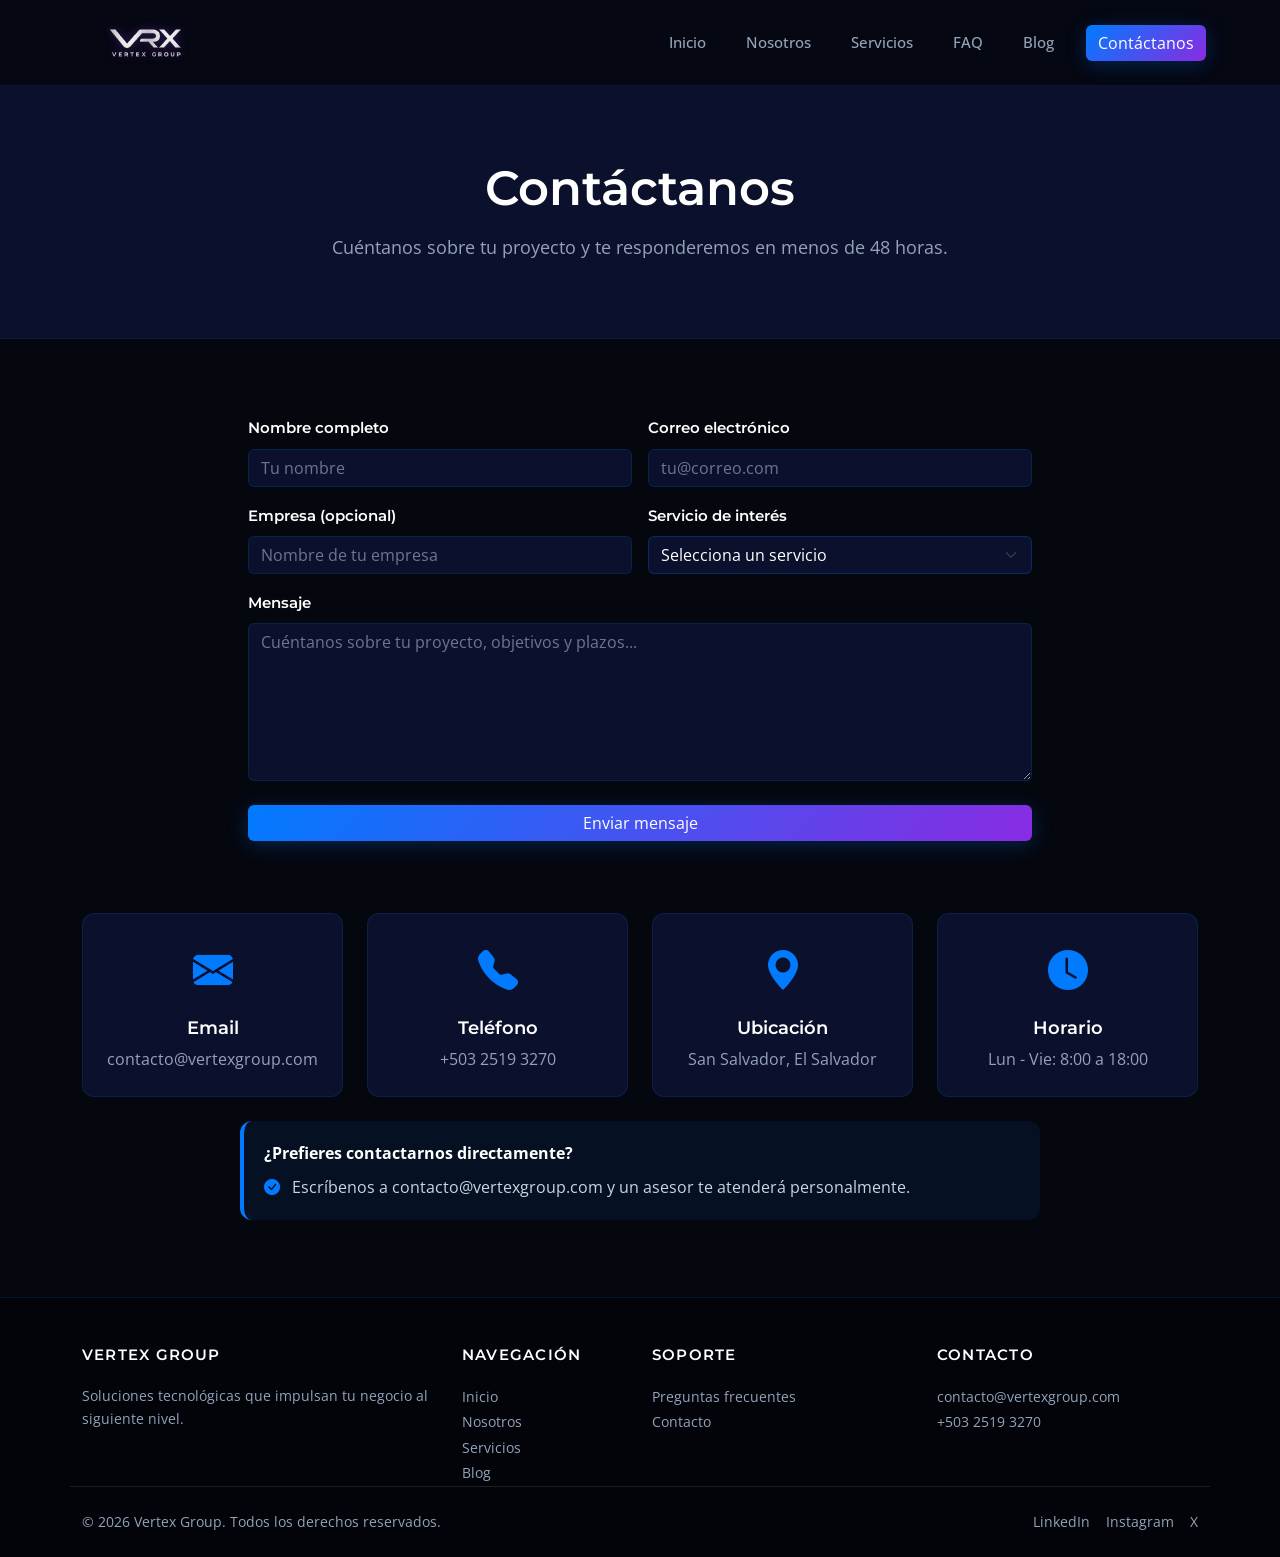
<file: contacto.html>
<!DOCTYPE html>
<html lang="es">
<head>
  <meta charset="UTF-8">
  <meta name="viewport" content="width=device-width, initial-scale=1.0">
  <title>Vertex Group | Contacto</title>
  <meta name="description" content="Contáctanos para cotizar tu proyecto de software, simulación o realidad extendida.">

  <link rel="icon" href="img/logo/favicon.jpg" type="image/png">
  
  <!-- Bootstrap CSS -->
  <link href="https://cdn.jsdelivr.net/npm/bootstrap@5.3.2/dist/css/bootstrap.min.css" rel="stylesheet">
  <!-- Bootstrap Icons -->
  <link rel="stylesheet" href="https://cdn.jsdelivr.net/npm/bootstrap-icons@1.11.1/font/bootstrap-icons.css">
  <!-- Tipografía y Estilos -->
  <link rel="stylesheet" href="css/tipografia.css">
  <link rel="stylesheet" href="css/styles.css">
</head>
<body>

  <a href="#contenido-principal" class="saltar-enlace">Saltar al contenido principal</a>

  <header class="encabezado">
    <div class="contenedor barra-nav">
      <a href="index.html" class="logo" aria-label="Vertex Group, ir al inicio">
        <img src="img/logo/logo_principal.png" alt="Vertex Group" class="logo-img">
      </a>
      <button class="nav-toggle" aria-label="Abrir menú" aria-expanded="false">
        <span></span><span></span><span></span>
      </button>
      <nav class="nav-principal d-none d-lg-flex" aria-label="Navegación principal">
        <a href="index.html">Inicio</a>
        <a href="nosotros.html">Nosotros</a>
        <a href="servicios.html">Servicios</a>
        <a href="faq.html">FAQ</a>
        <a href="blog.html">Blog</a>
      </nav>
      <div class="nav-acciones">
        <a href="contacto.html" class="btn btn-primary boton--primario" aria-current="page">Contáctanos</a>
      </div>
    </div>
  </header>

  <main id="contenido-principal">
    <section class="seccion seccion--alterna" style="padding-top: 160px; padding-bottom: 60px;">
      <div class="container text-center">
        <h1 style="font-size: clamp(2rem, 4vw, 3rem); margin-bottom: 1rem;">Contáctanos</h1>
        <p style="color: var(--texto-gris); font-size: 1.15rem;">Cuéntanos sobre tu proyecto y te responderemos en menos de 48 horas.</p>
      </div>
    </section>

    <section class="seccion">
      <div class="container">
        
        <!-- FORMULARIO -->
        <form class="row g-3 mx-auto" action="#" method="POST" style="max-width: 800px;">

          <div class="col-md-6 campo">
            <label for="nombre" class="form-label">Nombre completo</label>
            <input type="text" class="form-control" id="nombre" name="nombre" placeholder="Tu nombre" required>
          </div>

          <div class="col-md-6 campo">
            <label for="email" class="form-label">Correo electrónico</label>
            <input type="email" class="form-control" id="email" name="email" placeholder="tu@correo.com" required>
          </div>

          <div class="col-md-6 campo">
            <label for="empresa" class="form-label">Empresa (opcional)</label>
            <input type="text" class="form-control" id="empresa" name="empresa" placeholder="Nombre de tu empresa">
          </div>

          <div class="col-md-6 campo">
            <label for="servicio" class="form-label">Servicio de interés</label>
            <select class="form-select" id="servicio" name="servicio" required>
              <option value="">Selecciona un servicio</option>
              <option value="software">Desarrollo de Software</option>
              <option value="xr">Realidad Extendida (XR)</option>
              <option value="simulacion">Simulación y Modelado</option>
              <option value="consultoria">Consultoría Tecnológica</option>
            </select>
          </div>

          <div class="col-12 campo">
            <label for="mensaje" class="form-label">Mensaje</label>
            <textarea class="form-control" id="mensaje" name="mensaje" rows="6" placeholder="Cuéntanos sobre tu proyecto, objetivos y plazos..." required></textarea>
          </div>

          <!-- BOTÓN DE ENVIAR (El que faltaba) -->
          <div class="col-12 mt-4">
            <button type="submit" class="btn btn-primary boton--primario w-100">Enviar mensaje</button>
          </div>

        </form>

        <!-- TARJETAS DE INFORMACIÓN -->
        <div class="row g-4 mt-5">

          <div class="col-md-6 col-lg-3">
            <div class="tarjeta text-center h-100 p-4">
              <i class="bi bi-envelope-fill" style="font-size: 2.5rem; color: var(--azul-principal);"></i>
              <h3 class="mt-3" style="font-size: 1.1rem;">Email</h3>
              <p class="mb-0"><a href="mailto:contacto@vertexgroup.com" style="color: var(--texto-gris); text-decoration: none;">contacto@vertexgroup.com</a></p>
            </div>
          </div>

          <div class="col-md-6 col-lg-3">
            <div class="tarjeta text-center h-100 p-4">
              <i class="bi bi-telephone-fill" style="font-size: 2.5rem; color: var(--azul-principal);"></i>
              <h3 class="mt-3" style="font-size: 1.1rem;">Teléfono</h3>
              <p class="mb-0"><a href="tel:+50325193270" style="color: var(--texto-gris); text-decoration: none;">+503 2519 3270</a></p>
            </div>
          </div>

          <div class="col-md-6 col-lg-3">
            <div class="tarjeta text-center h-100 p-4">
              <i class="bi bi-geo-alt-fill" style="font-size: 2.5rem; color: var(--azul-principal);"></i>
              <h3 class="mt-3" style="font-size: 1.1rem;">Ubicación</h3>
              <p class="mb-0" style="color: var(--texto-gris);">San Salvador, El Salvador</p>
            </div>
          </div>

          <div class="col-md-6 col-lg-3">
            <div class="tarjeta text-center h-100 p-4">
              <i class="bi bi-clock-fill" style="font-size: 2.5rem; color: var(--azul-principal);"></i>
              <h3 class="mt-3" style="font-size: 1.1rem;">Horario</h3>
              <p class="mb-0" style="color: var(--texto-gris);">Lun - Vie: 8:00 a 18:00</p>
            </div>
          </div>

        </div>

        <!-- ALERTA INFORMATIVA -->
        <div class="alerta-contacto mx-auto mt-4" style="max-width: 800px; padding: 1.25rem; border-radius: 12px; border-left: 4px solid var(--azul-principal); background-color: rgba(0, 123, 255, 0.08); color: var(--texto-claro);">
          <strong style="color: var(--blanco); display: block; margin-bottom: 0.5rem;">¿Prefieres contactarnos directamente?</strong>
          <i class="bi bi-check-circle-fill" style="color: var(--azul-principal); margin-right: 0.5rem;"></i> Escríbenos a contacto@vertexgroup.com y un asesor te atenderá personalmente.
        </div>

      </div>
    </section>
  </main>

  <footer class="pie">
    <div class="container">
      <div class="row pie__rejilla">
        <div class="col-md-6 col-lg-4">
          <h4>Vertex Group</h4>
          <p style="color:var(--texto-gris); font-size:0.9rem; line-height:1.6;">Soluciones tecnológicas que impulsan tu negocio al siguiente nivel.</p>
        </div>
        <div class="col-md-6 col-lg-2">
          <h4>Navegación</h4>
          <ul class="list-unstyled">
            <li><a href="index.html">Inicio</a></li>
            <li><a href="nosotros.html">Nosotros</a></li>
            <li><a href="servicios.html">Servicios</a></li>
            <li><a href="blog.html">Blog</a></li>
          </ul>
        </div>
        <div class="col-md-6 col-lg-3">
          <h4>Soporte</h4>
          <ul class="list-unstyled">
            <li><a href="faq.html">Preguntas frecuentes</a></li>
            <li><a href="contacto.html">Contacto</a></li>
          </ul>
        </div>
        <div class="col-md-6 col-lg-3">
          <h4>Contacto</h4>
          <ul class="list-unstyled">
            <li><a href="mailto:contacto@vertexgroup.com">contacto@vertexgroup.com</a></li>
            <li><a href="tel:+50325193270">+503 2519 3270</a></li>
          </ul>
        </div>
      </div>
      <div class="pie__inferior row align-items-center">
        <div class="col-md-6 text-center text-md-start">
          <p class="mb-0">&copy; 2026 Vertex Group. Todos los derechos reservados.</p>
        </div>
        <div class="col-md-6 text-center text-md-end mt-3 mt-md-0">
          <nav class="pie__redes justify-content-center justify-content-md-end">
            <a href="#" aria-label="LinkedIn">LinkedIn</a>
            <a href="#" aria-label="Instagram">Instagram</a>
            <a href="#" aria-label="X">X</a>
          </nav>
        </div>
      </div>
    </div>
  </footer>

  <!-- Scripts -->
  <script src="https://cdn.jsdelivr.net/npm/bootstrap@5.3.2/dist/js/bootstrap.bundle.min.js"></script>
  <script>
    document.addEventListener("DOMContentLoaded", function() {
      const btn = document.querySelector(".nav-toggle");
      const menu = document.querySelector(".nav-principal");
      if (btn && menu) {
        btn.addEventListener("click", function() {
          menu.classList.remove("d-none");
          menu.classList.toggle("abierto");
        });
      }
    });
  </script>
</body>
</html>
</file>
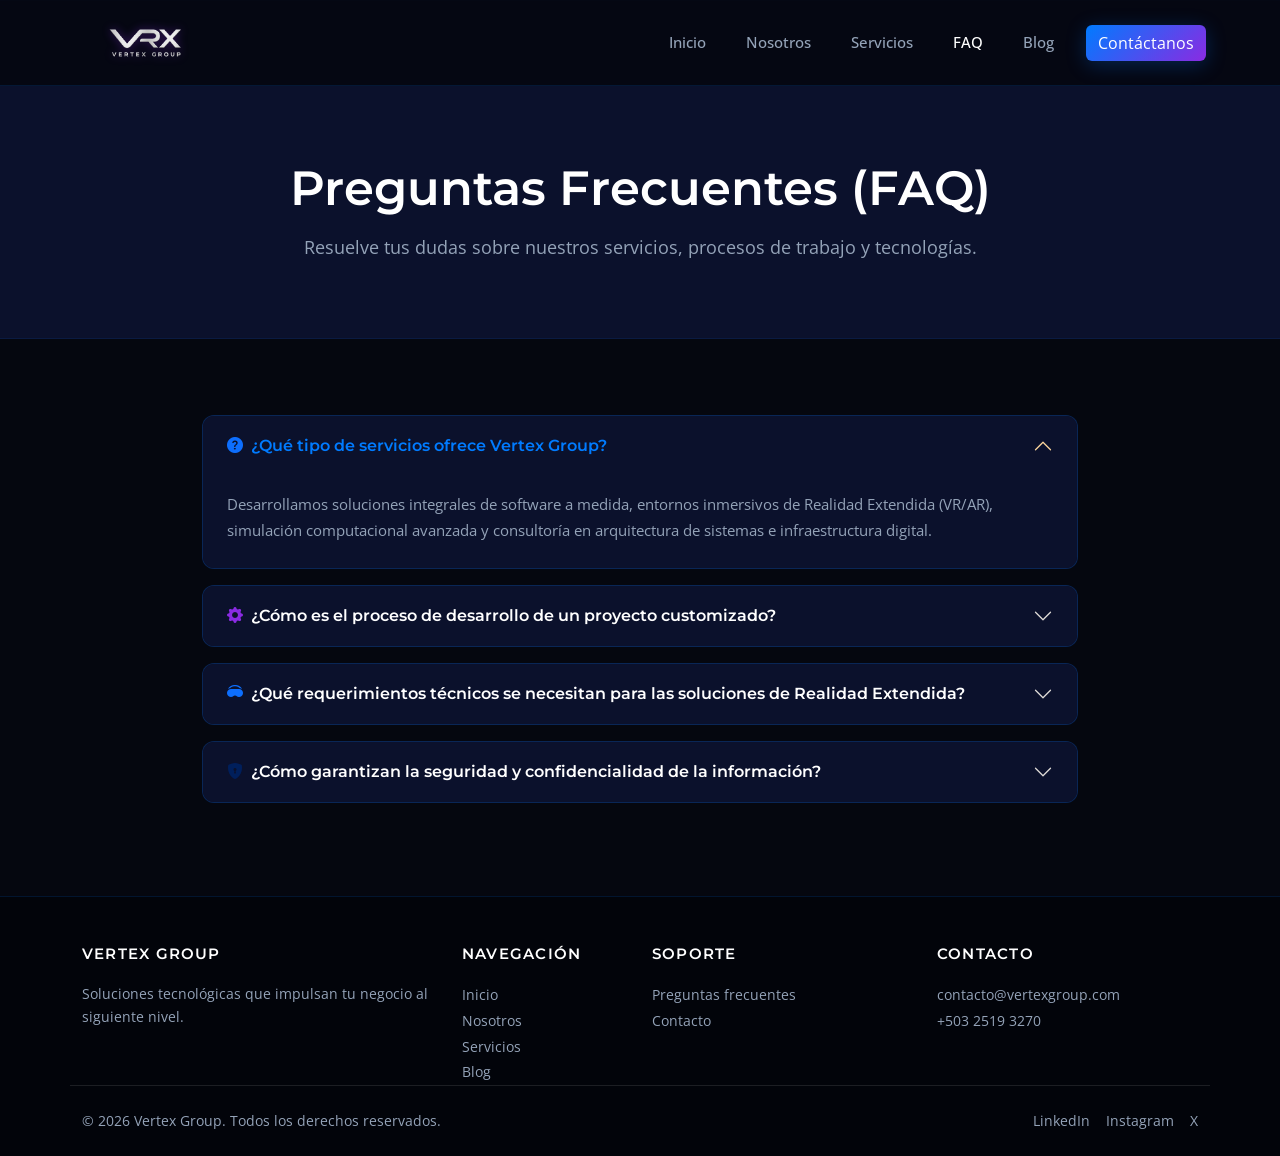
<file: faq.html>
<!DOCTYPE html>
<html lang="es">
<head>
  <meta charset="UTF-8">
  <meta name="viewport" content="width=device-width, initial-scale=1.0">
  <title>Vertex Group | Preguntas Frecuentes</title>
  <meta name="description" content="Resuelve tus dudas sobre los servicios, procesos y tecnologías de Vertex Group.">

  <link rel="icon" href="img/logo/favicon.jpg" type="image/png">
  <link href="https://cdn.jsdelivr.net/npm/bootstrap@5.3.2/dist/css/bootstrap.min.css" rel="stylesheet">
  <link rel="stylesheet" href="https://cdn.jsdelivr.net/npm/bootstrap-icons@1.11.1/font/bootstrap-icons.css">
  <link rel="stylesheet" href="css/tipografia.css">
  <link rel="stylesheet" href="css/styles.css">
</head>
<body>

  <a href="#contenido-principal" class="saltar-enlace">Saltar al contenido principal</a>

  <header class="encabezado">
    <div class="contenedor barra-nav">
      <a href="index.html" class="logo" aria-label="Vertex Group, ir al inicio">
        <img src="img/logo/logo_principal.png" alt="Vertex Group" class="logo-img">
      </a>
      <button class="nav-toggle" aria-label="Abrir menú" aria-expanded="false">
        <span></span><span></span><span></span>
      </button>
      <nav class="nav-principal d-none d-lg-flex" aria-label="Navegación principal">
        <a href="index.html">Inicio</a>
        <a href="nosotros.html">Nosotros</a>
        <a href="servicios.html">Servicios</a>
        <a href="faq.html" aria-current="page">FAQ</a>
        <a href="blog.html">Blog</a>
      </nav>
      <div class="nav-acciones">
        <a href="contacto.html" class="btn btn-primary boton--primario">Contáctanos</a>
      </div>
    </div>
  </header>

  <main id="contenido-principal">
    <section class="seccion seccion--alterna" style="padding-top: 160px; padding-bottom: 60px;">
      <div class="container text-center">
        <h1 style="font-size: clamp(2rem, 4vw, 3rem); margin-bottom: 1rem;">Preguntas Frecuentes (FAQ)</h1>
        <p style="color: var(--texto-gris); font-size: 1.15rem;">Resuelve tus dudas sobre nuestros servicios, procesos de trabajo y tecnologías.</p>
      </div>
    </section>

    <section class="seccion">
      <div class="container" style="max-width: 900px; margin: 0 auto;">
        <div class="accordion" id="accordionFAQ">
          <div class="accordion-item">
            <h2 class="accordion-header" id="headingOne">
              <button class="accordion-button" type="button" data-bs-toggle="collapse" data-bs-target="#collapseOne" aria-expanded="true" aria-controls="collapseOne">
                <i class="bi bi-question-circle-fill text-primary me-2"></i>
                ¿Qué tipo de servicios ofrece Vertex Group?
              </button>
            </h2>
            <div id="collapseOne" class="accordion-collapse collapse show" aria-labelledby="headingOne" data-bs-parent="#accordionFAQ">
              <div class="accordion-body">
                Desarrollamos soluciones integrales de software a medida, entornos inmersivos de Realidad Extendida (VR/AR), simulación computacional avanzada y consultoría en arquitectura de sistemas e infraestructura digital.
              </div>
            </div>
          </div>

          <div class="accordion-item">
            <h2 class="accordion-header" id="headingTwo">
              <button class="accordion-button collapsed" type="button" data-bs-toggle="collapse" data-bs-target="#collapseTwo" aria-expanded="false" aria-controls="collapseTwo">
                <i class="bi bi-gear-fill me-2" style="color: var(--morado);"></i>
                ¿Cómo es el proceso de desarrollo de un proyecto customizado?
              </button>
            </h2>
            <div id="collapseTwo" class="accordion-collapse collapse" aria-labelledby="headingTwo" data-bs-parent="#accordionFAQ">
              <div class="accordion-body">
                Trabajamos bajo metodologías ágiles (Scrum). Iniciamos con una fase de análisis de requerimientos (Sprint I), seguida del diseño de prototipos, desarrollo incremental por iteraciones, pruebas de calidad y finalmente el despliegue en entornos de producción.
              </div>
            </div>
          </div>

          <div class="accordion-item">
            <h2 class="accordion-header" id="headingThree">
              <button class="accordion-button collapsed" type="button" data-bs-toggle="collapse" data-bs-target="#collapseThree" aria-expanded="false" aria-controls="collapseThree">
                <i class="bi bi-headset-vr text-primary me-2"></i>
                ¿Qué requerimientos técnicos se necesitan para las soluciones de Realidad Extendida?
              </button>
            </h2>
            <div id="collapseThree" class="accordion-collapse collapse" aria-labelledby="headingThree" data-bs-parent="#accordionFAQ">
              <div class="accordion-body">
                Nuestras aplicaciones se adaptan al hardware del cliente, ofreciendo compatibilidad con visores de Realidad Virtual comerciales (Meta Quest, HTC Vive), dispositivos móviles (Android/iOS) y entornos WebGL navegables en cualquier explorador moderno.
              </div>
            </div>
          </div>

          <div class="accordion-item">
            <h2 class="accordion-header" id="headingFour">
              <button class="accordion-button collapsed" type="button" data-bs-toggle="collapse" data-bs-target="#collapseFour" aria-expanded="false" aria-controls="collapseFour">
                <i class="bi bi-shield-lock-fill me-2" style="color: var(--azul-oscuro);"></i>
                ¿Cómo garantizan la seguridad y confidencialidad de la información?
              </button>
            </h2>
            <div id="collapseFour" class="accordion-collapse collapse" aria-labelledby="headingFour" data-bs-parent="#accordionFAQ">
              <div class="accordion-body">
                Firmamos acuerdos de confidencialidad (NDA) antes de cada proyecto e implementamos estándares internacionales de ciberseguridad, cifrado de datos en tránsito/reposo y buenas prácticas de desarrollo seguro.
              </div>
            </div>
          </div>
        </div>
      </div>
    </section>
  </main>

  <footer class="pie">
    <div class="container">
      <div class="row pie__rejilla">
        <div class="col-md-6 col-lg-4">
          <h4>Vertex Group</h4>
          <p style="color:var(--texto-gris); font-size:0.9rem; line-height:1.6;">Soluciones tecnológicas que impulsan tu negocio al siguiente nivel.</p>
        </div>
        <div class="col-md-6 col-lg-2">
          <h4>Navegación</h4>
          <ul class="list-unstyled">
            <li><a href="index.html">Inicio</a></li>
            <li><a href="nosotros.html">Nosotros</a></li>
            <li><a href="servicios.html">Servicios</a></li>
            <li><a href="blog.html">Blog</a></li>
          </ul>
        </div>
        <div class="col-md-6 col-lg-3">
          <h4>Soporte</h4>
          <ul class="list-unstyled">
            <li><a href="faq.html">Preguntas frecuentes</a></li>
            <li><a href="contacto.html">Contacto</a></li>
          </ul>
        </div>
        <div class="col-md-6 col-lg-3">
          <h4>Contacto</h4>
          <ul class="list-unstyled">
            <li><a href="mailto:contacto@vertexgroup.com">contacto@vertexgroup.com</a></li>
            <li><a href="tel:+50325193270">+503 2519 3270</a></li>
          </ul>
        </div>
      </div>
      <div class="pie__inferior row align-items-center">
        <div class="col-md-6 text-center text-md-start">
          <p class="mb-0">&copy; 2026 Vertex Group. Todos los derechos reservados.</p>
        </div>
        <div class="col-md-6 text-center text-md-end mt-3 mt-md-0">
          <nav class="pie__redes justify-content-center justify-content-md-end">
            <a href="#" aria-label="LinkedIn">LinkedIn</a>
            <a href="#" aria-label="Instagram">Instagram</a>
            <a href="#" aria-label="X">X</a>
          </nav>
        </div>
      </div>
    </div>
  </footer>

  <script src="https://cdn.jsdelivr.net/npm/bootstrap@5.3.2/dist/js/bootstrap.bundle.min.js"></script>
  <script>
    document.addEventListener("DOMContentLoaded", function() {
      const btn = document.querySelector(".nav-toggle");
      const menu = document.querySelector(".nav-principal");
      if (btn && menu) {
        btn.addEventListener("click", function() {
          menu.classList.remove("d-none");
          menu.classList.toggle("abierto");
        });
      }
    });
  </script>
</body>
</html>
</file>
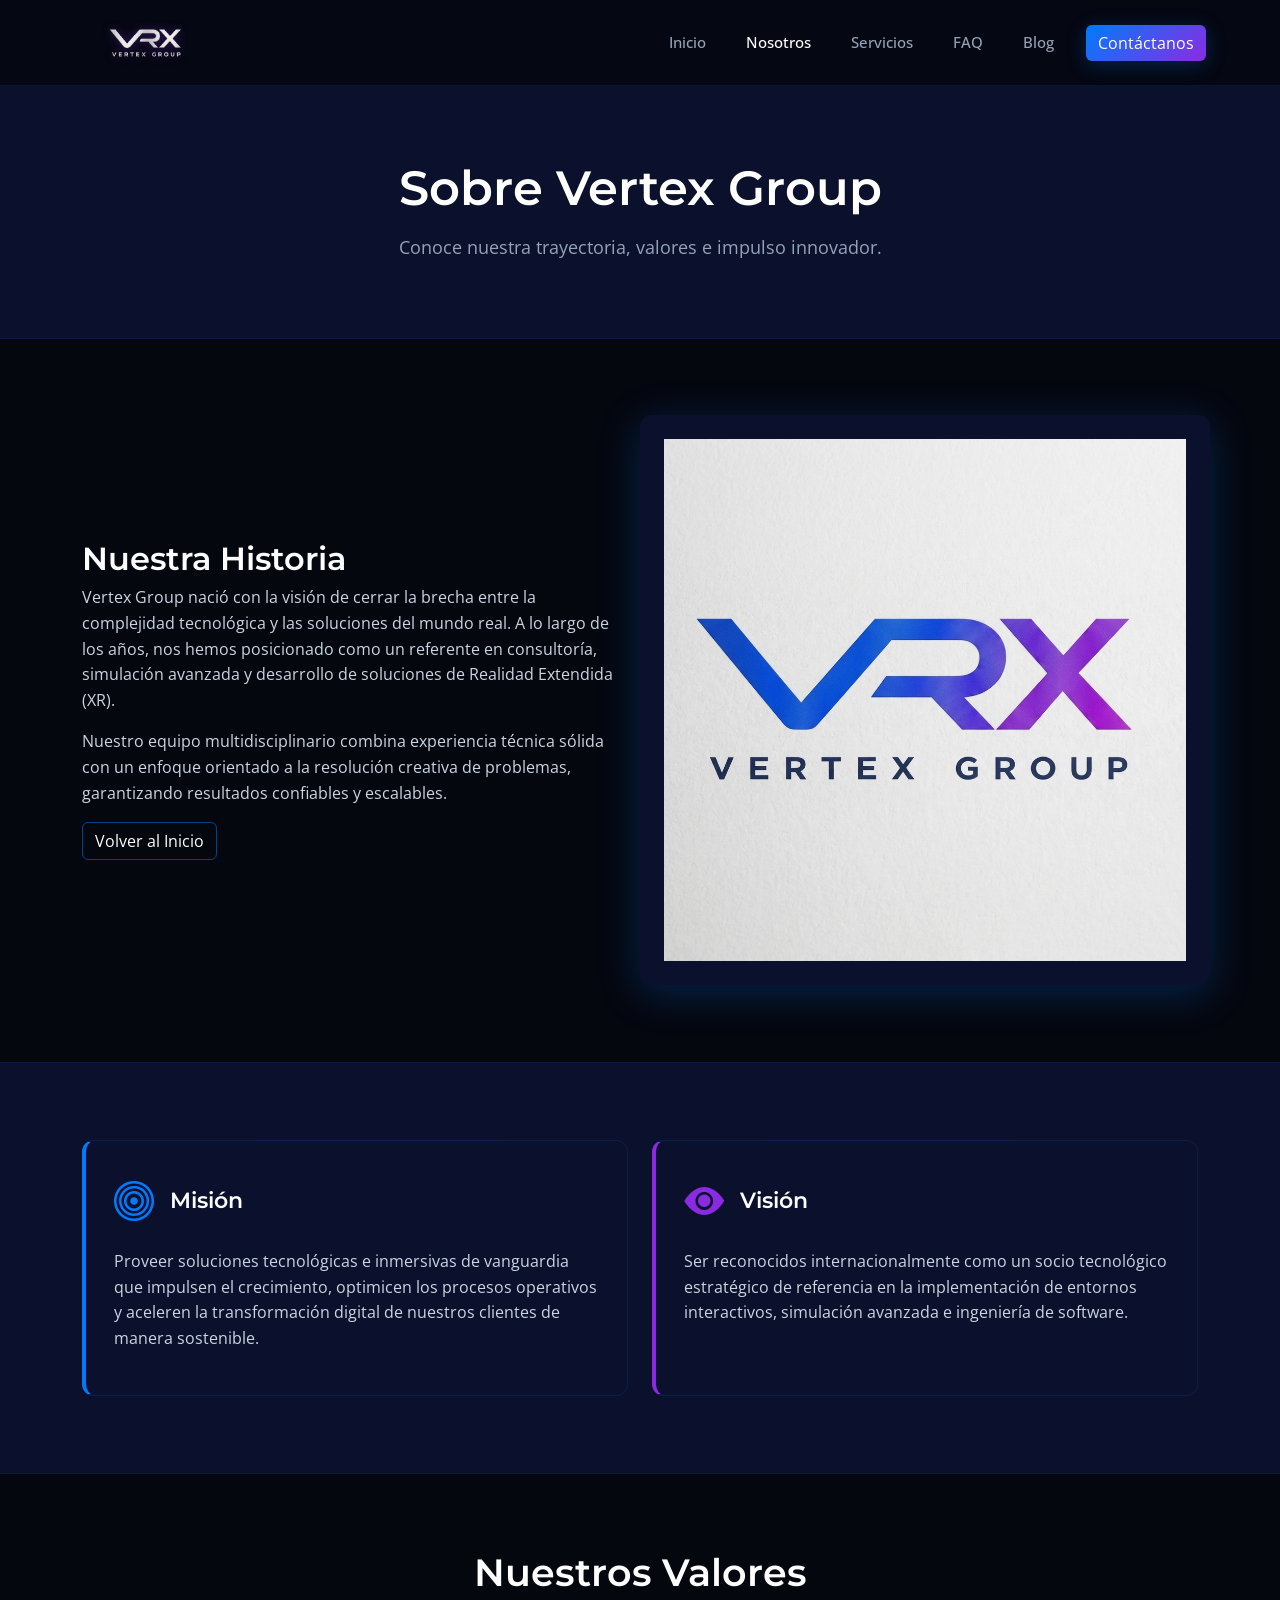
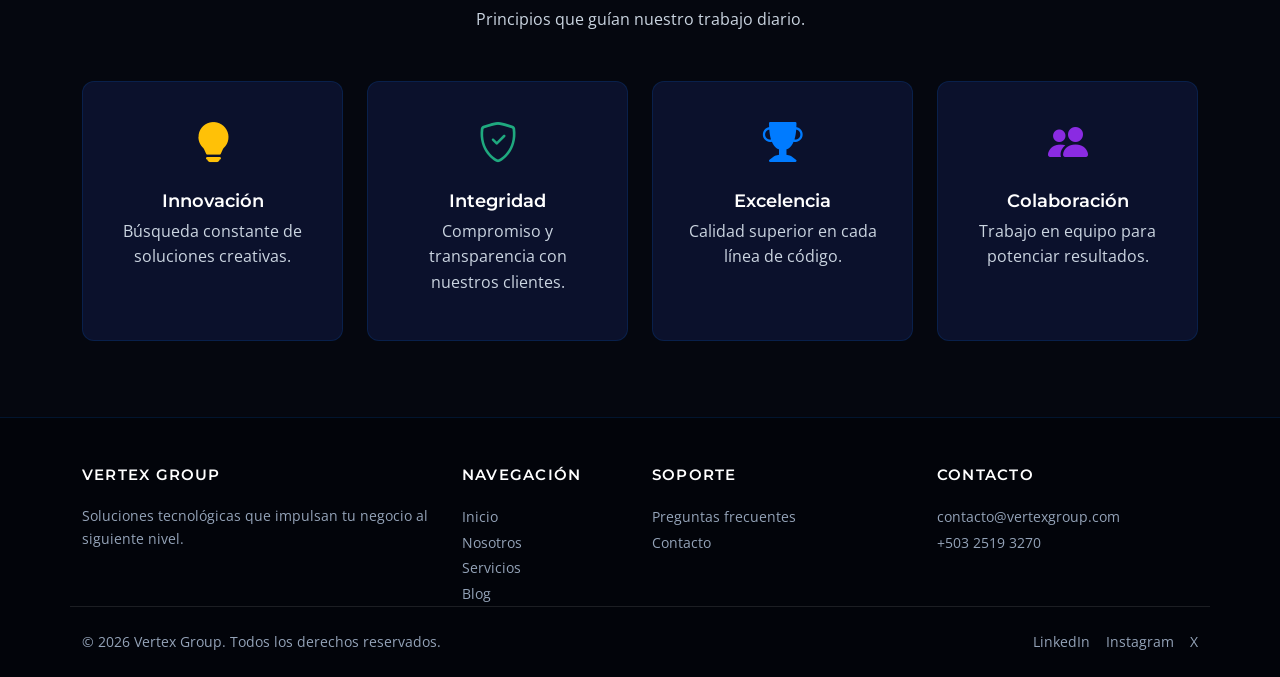
<file: nosotros.html>
<!DOCTYPE html>
<html lang="es">
<head>
  <meta charset="UTF-8">
  <meta name="viewport" content="width=device-width, initial-scale=1.0">
  <title>Vertex Group | Nosotros</title>
  <meta name="description" content="Conoce la trayectoria, misión, visión y valores de Vertex Group.">

  <link rel="icon" href="img/logo/favicon.jpg" type="image/png">
  
  <link href="https://cdn.jsdelivr.net/npm/bootstrap@5.3.2/dist/css/bootstrap.min.css" rel="stylesheet">
  <link rel="stylesheet" href="https://cdn.jsdelivr.net/npm/bootstrap-icons@1.11.1/font/bootstrap-icons.css">
  <link rel="stylesheet" href="css/tipografia.css">
  <link rel="stylesheet" href="css/styles.css">
</head>
<body>

  <a href="#contenido-principal" class="saltar-enlace">Saltar al contenido principal</a>

  <!-- ================= ENCABEZADO ================= -->
  <header class="encabezado">
    <div class="contenedor barra-nav">
      <a href="index.html" class="logo" aria-label="Vertex Group, ir al inicio">
      <img src="img/logo/logo_principal.png" alt="Vertex Group" class="logo-img">
      </a>
      <button class="nav-toggle" aria-label="Abrir menú" aria-expanded="false">
        <span></span><span></span><span></span>
      </button>
      <nav class="nav-principal" aria-label="Navegación principal">
        <a href="index.html">Inicio</a>
        <a href="nosotros.html" aria-current="page">Nosotros</a>
        <a href="servicios.html">Servicios</a>
        <a href="faq.html">FAQ</a>
        <a href="blog.html">Blog</a>
      </nav>
      <div class="nav-acciones">
        <a href="contacto.html" class="btn btn-primary boton--primario">Contáctanos</a>
      </div>
    </div>
  </header>

  <!-- ================= CONTENIDO ================= -->
  <main id="contenido-principal">

    <section class="seccion seccion--alterna" style="padding-top: 160px; padding-bottom: 60px;">
      <div class="container text-center">
        <h1 style="font-size: clamp(2rem, 4vw, 3rem); margin-bottom: 1rem;">Sobre Vertex Group</h1>
        <p style="color: var(--texto-gris); font-size: 1.15rem;">
          Conoce nuestra trayectoria, valores e impulso innovador.
        </p>
      </div>
    </section>

    <!-- HISTORIA -->
    <section class="seccion">
      <div class="container">
        <div class="row align-items-center g-4">

          <!-- COLUMNA DE TEXTO -->
          <div class="col-lg-6 historia-texto">
            <h2>Nuestra Historia</h2>
            <p>
              Vertex Group nació con la visión de cerrar la brecha entre la complejidad tecnológica y las soluciones del mundo real. A lo largo de los años, nos hemos posicionado como un referente en consultoría, simulación avanzada y desarrollo de soluciones de Realidad Extendida (XR).
            </p>
            <p>
              Nuestro equipo multidisciplinario combina experiencia técnica sólida con un enfoque orientado a la resolución creativa de problemas, garantizando resultados confiables y escalables.
            </p>
            <a href="index.html" class="btn btn-outline-light boton--secundario">Volver al Inicio</a>
          </div>

          <!-- COLUMNA DE IMAGEN -->
          <div class="col-lg-6 logo-historia-wrapper" style="background: var(--superficie-2); border-radius: 12px; padding: 1.5rem; box-shadow: 0 8px 40px rgba(0, 123, 255, 0.25);">
            <img 
              src="img/logo/favicon.jpg" 
              alt="Logotipo de Vertex Group" 
              class="logo-historia img-fluid">
          </div>

        </div>
      </div>
    </section>

    <!-- MISIÓN Y VISIÓN -->
    <section class="seccion seccion--alterna">
      <div class="container">
        <div class="row g-4">

          <div class="col-md-6">
            <div class="tarjeta h-100" style="border-left: 4px solid var(--azul-principal);">
              <div class="d-flex align-items-center gap-3 mb-3">
                <i class="bi bi-bullseye" style="font-size: 2.5rem; color: var(--azul-principal);"></i>
                <h3 class="m-0" style="font-size: 1.4rem;">Misión</h3>
              </div>
              <p>
                Proveer soluciones tecnológicas e inmersivas de vanguardia que impulsen el crecimiento, optimicen los procesos operativos y aceleren la transformación digital de nuestros clientes de manera sostenible.
              </p>
            </div>
          </div>

          <div class="col-md-6">
            <div class="tarjeta h-100" style="border-left: 4px solid var(--morado);">
              <div class="d-flex align-items-center gap-3 mb-3">
                <i class="bi bi-eye-fill" style="font-size: 2.5rem; color: var(--morado);"></i>
                <h3 class="m-0" style="font-size: 1.4rem;">Visión</h3>
              </div>
              <p>
                Ser reconocidos internacionalmente como un socio tecnológico estratégico de referencia en la implementación de entornos interactivos, simulación avanzada e ingeniería de software.
              </p>
            </div>
          </div>

        </div>
      </div>
    </section>

    <!-- VALORES -->
    <section class="seccion">
      <div class="container">
        <div class="seccion__cabecera text-center mx-auto" style="max-width: 100%; margin-bottom: 3rem;">
          <h2>Nuestros Valores</h2>
          <p>Principios que guían nuestro trabajo diario.</p>
        </div>

        <div class="row g-4">
          <div class="col-md-6 col-lg-3">
            <div class="tarjeta text-center h-100">
              <i class="bi bi-lightbulb-fill" style="font-size: 2.5rem; color: #FFC107;"></i>
              <h3 class="mt-3">Innovación</h3>
              <p>Búsqueda constante de soluciones creativas.</p>
            </div>
          </div>
          <div class="col-md-6 col-lg-3">
            <div class="tarjeta text-center h-100">
              <i class="bi bi-shield-check" style="font-size: 2.5rem; color: #1FA97F;"></i>
              <h3 class="mt-3">Integridad</h3>
              <p>Compromiso y transparencia con nuestros clientes.</p>
            </div>
          </div>
          <div class="col-md-6 col-lg-3">
            <div class="tarjeta text-center h-100">
              <i class="bi bi-trophy-fill" style="font-size: 2.5rem; color: var(--azul-principal);"></i>
              <h3 class="mt-3">Excelencia</h3>
              <p>Calidad superior en cada línea de código.</p>
            </div>
          </div>
          <div class="col-md-6 col-lg-3">
            <div class="tarjeta text-center h-100">
              <i class="bi bi-people-fill" style="font-size: 2.5rem; color: var(--morado);"></i>
              <h3 class="mt-3">Colaboración</h3>
              <p>Trabajo en equipo para potenciar resultados.</p>
            </div>
          </div>
        </div>
      </div>
    </section>

  </main>

  <!-- ================= FOOTER ================= -->
  <footer class="pie">
    <div class="container">
      <div class="row pie__rejilla">
        <div class="col-md-6 col-lg-4">
          <h4>Vertex Group</h4>
          <p style="color:var(--texto-gris); font-size:0.9rem; line-height:1.6;">
            Soluciones tecnológicas que impulsan tu negocio al siguiente nivel.
          </p>
        </div>
        <div class="col-md-6 col-lg-2">
          <h4>Navegación</h4>
          <ul class="list-unstyled">
            <li><a href="index.html">Inicio</a></li>
            <li><a href="nosotros.html">Nosotros</a></li>
            <li><a href="servicios.html">Servicios</a></li>
            <li><a href="blog.html">Blog</a></li>
          </ul>
        </div>
        <div class="col-md-6 col-lg-3">
          <h4>Soporte</h4>
          <ul class="list-unstyled">
            <li><a href="faq.html">Preguntas frecuentes</a></li>
            <li><a href="contacto.html">Contacto</a></li>
          </ul>
        </div>
        <div class="col-md-6 col-lg-3">
          <h4>Contacto</h4>
          <ul class="list-unstyled">
            <li><a href="mailto:contacto@vertexgroup.com">contacto@vertexgroup.com</a></li>
            <li><a href="tel:+50325193270">+503 2519 3270</a></li>
          </ul>
        </div>
      </div>
      <div class="pie__inferior row align-items-center">
        <div class="col-md-6 text-center text-md-start">
          <p class="mb-0">&copy; 2026 Vertex Group. Todos los derechos reservados.</p>
        </div>
        <div class="col-md-6 text-center text-md-end mt-3 mt-md-0">
          <nav class="pie__redes justify-content-center justify-content-md-end">
            <a href="#" aria-label="LinkedIn">LinkedIn</a>
            <a href="#" aria-label="Instagram">Instagram</a>
            <a href="#" aria-label="X">X</a>
          </nav>
        </div>
      </div>
    </div>
  </footer>

  <script src="https://cdn.jsdelivr.net/npm/bootstrap@5.3.2/dist/js/bootstrap.bundle.min.js"></script>
  <script src="js/main.js"></script>
</body>
</html>
</file>
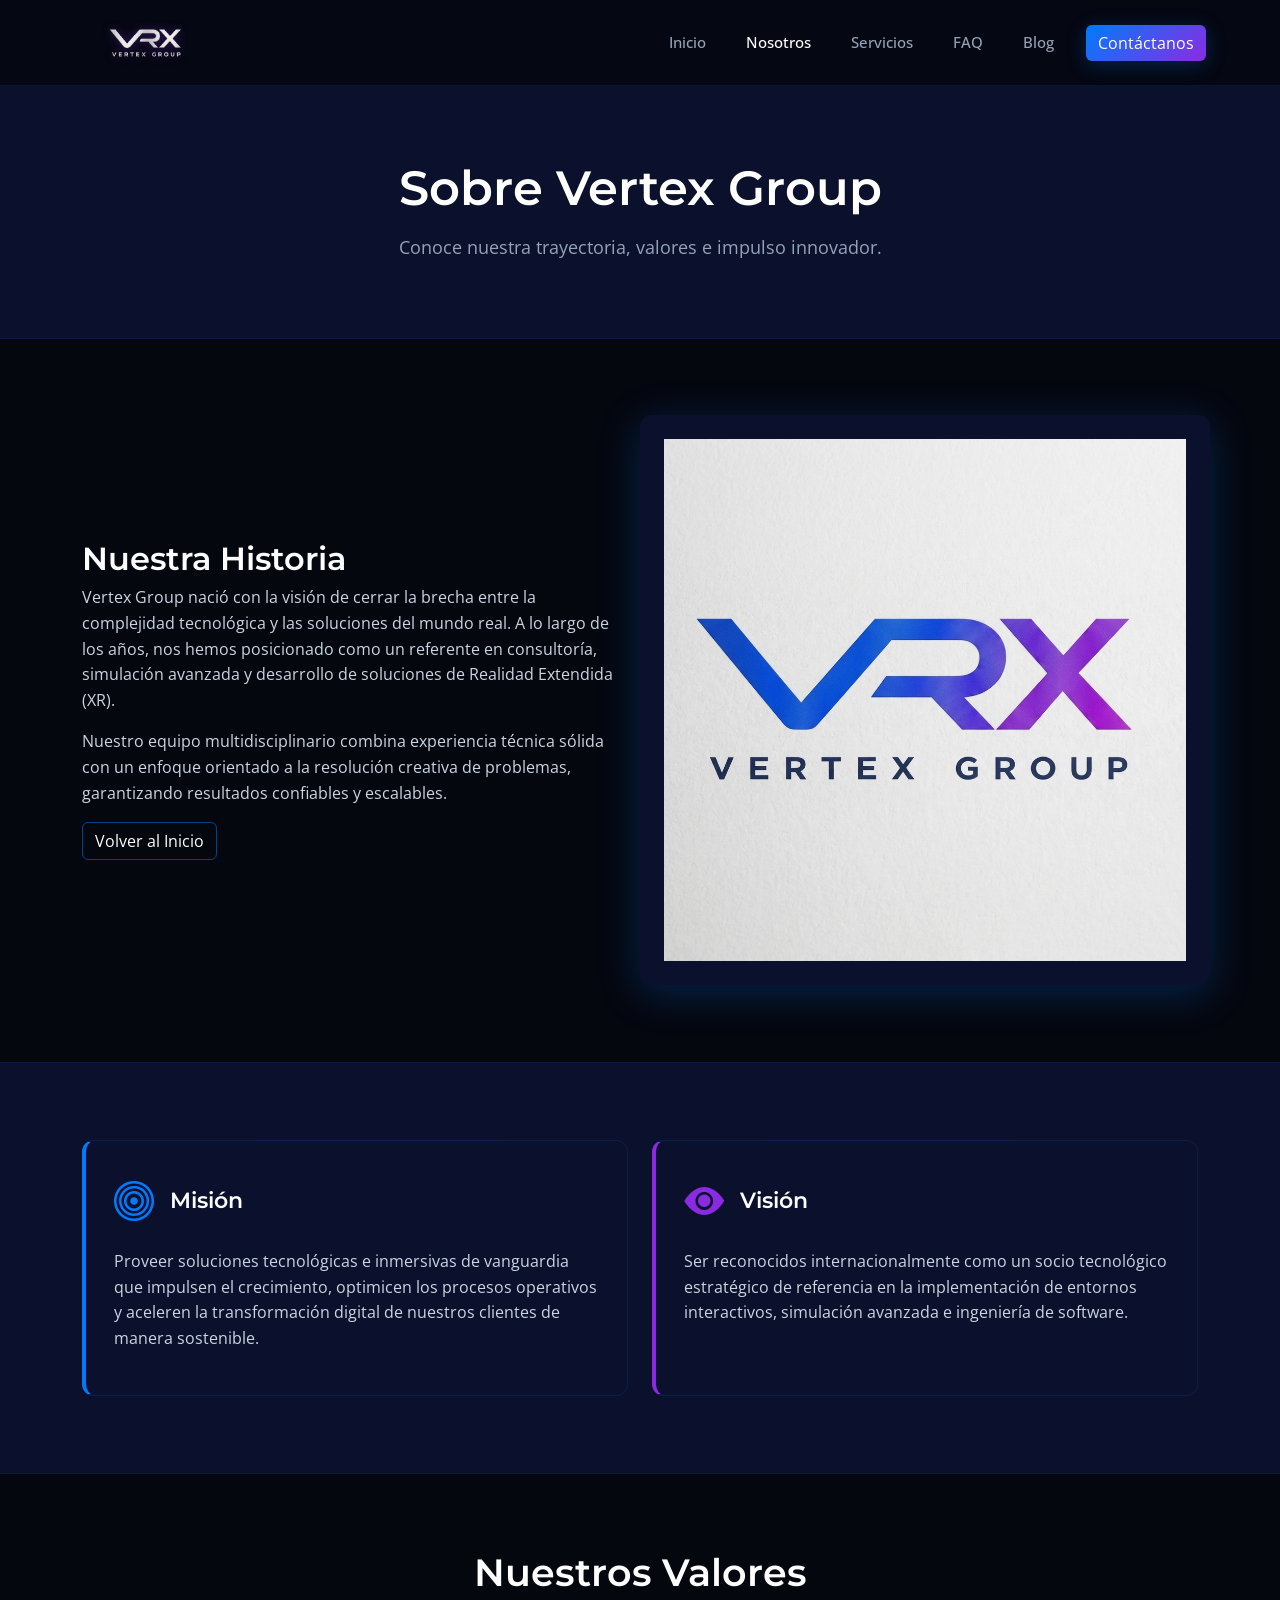
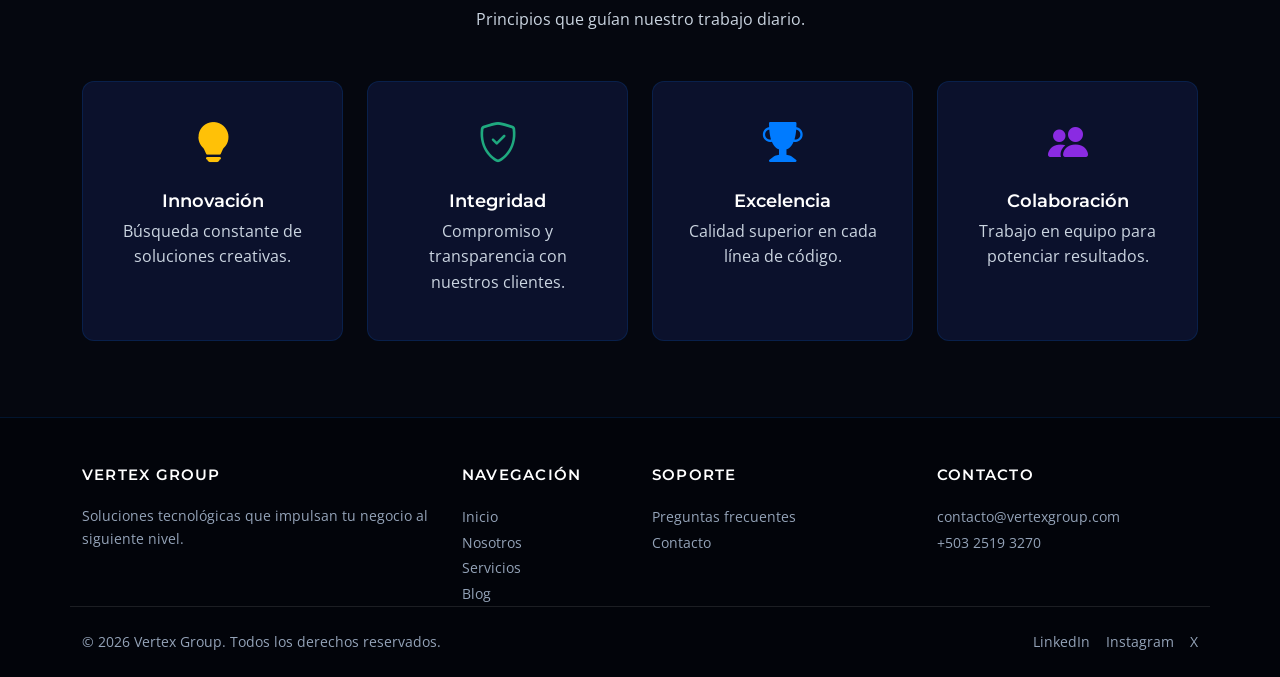
<file: pagina-nosotros.html>
<!DOCTYPE html>
<html lang="es">
<head>
  <meta charset="UTF-8">
  <meta name="viewport" content="width=device-width, initial-scale=1.0">
  <title>Vertex Group | Nosotros</title>
  <meta name="description" content="Conoce la trayectoria, misión, visión y valores de Vertex Group.">
  <link rel="icon" href="img/logo/favicon.jpg" type="image/png">
  <link href="https://cdn.jsdelivr.net/npm/bootstrap@5.3.2/dist/css/bootstrap.min.css" rel="stylesheet">
  <link rel="stylesheet" href="https://cdn.jsdelivr.net/npm/bootstrap-icons@1.11.1/font/bootstrap-icons.css">
  <link rel="stylesheet" href="css/tipografia.css">
  <link rel="stylesheet" href="css/styles.css">
</head>
<body>

  <a href="#contenido-principal" class="saltar-enlace">Saltar al contenido principal</a>

  <header class="encabezado">
    <div class="contenedor barra-nav">
      <a href="index.html" class="logo" aria-label="Vertex Group, ir al inicio">
        <img src="img/logo/logo_principal.png" alt="Vertex Group" class="logo-img">
      </a>
      <button class="nav-toggle" aria-label="Abrir menú" aria-expanded="false">
        <span></span><span></span><span></span>
      </button>
      <nav class="nav-principal d-none d-lg-flex" aria-label="Navegación principal">
        <a href="index.html">Inicio</a>
        <a href="nosotros.html" aria-current="page">Nosotros</a>
        <a href="servicios.html">Servicios</a>
        <a href="faq.html">FAQ</a>
        <a href="blog.html">Blog</a>
      </nav>
      <div class="nav-acciones">
        <a href="contacto.html" class="btn btn-primary boton--primario">Contáctanos</a>
      </div>
    </div>
  </header>

  <main id="contenido-principal">
    <section class="seccion seccion--alterna" style="padding-top: 160px; padding-bottom: 60px;">
      <div class="container text-center">
        <h1 style="font-size: clamp(2rem, 4vw, 3rem); margin-bottom: 1rem;">Sobre Vertex Group</h1>
        <p style="color: var(--texto-gris); font-size: 1.15rem;">Conoce nuestra trayectoria, valores e impulso innovador.</p>
      </div>
    </section>

    <section class="seccion">
      <div class="container">
        <div class="row align-items-center g-4">
          <div class="col-lg-6 historia-texto">
            <h2>Nuestra Historia</h2>
            <p>Vertex Group nació con la visión de cerrar la brecha entre la complejidad tecnológica y las soluciones del mundo real. A lo largo de los años, nos hemos posicionado como un referente en consultoría, simulación avanzada y desarrollo de soluciones de Realidad Extendida (XR).</p>
            <p>Nuestro equipo multidisciplinario combina experiencia técnica sólida con un enfoque orientado a la resolución creativa de problemas, garantizando resultados confiables y escalables.</p>
            <a href="index.html" class="btn btn-outline-light boton--secundario">Volver al Inicio</a>
          </div>
          <div class="col-lg-6 logo-historia-wrapper" style="background: var(--superficie-2); border-radius: 12px; padding: 1.5rem; box-shadow: 0 8px 40px rgba(0, 123, 255, 0.25);">
            <img src="img/logo/favicon.jpg" alt="Logotipo de Vertex Group" class="logo-historia img-fluid">
          </div>
        </div>
      </div>
    </section>

    <section class="seccion seccion--alterna">
      <div class="container">
        <div class="row g-4">
          <div class="col-md-6">
            <div class="tarjeta h-100" style="border-left: 4px solid var(--azul-principal);">
              <div class="d-flex align-items-center gap-3 mb-3">
                <i class="bi bi-bullseye" style="font-size: 2.5rem; color: var(--azul-principal);"></i>
                <h3 class="m-0" style="font-size: 1.4rem;">Misión</h3>
              </div>
              <p>Proveer soluciones tecnológicas e inmersivas de vanguardia que impulsen el crecimiento, optimicen los procesos operativos y aceleren la transformación digital de nuestros clientes de manera sostenible.</p>
            </div>
          </div>
          <div class="col-md-6">
            <div class="tarjeta h-100" style="border-left: 4px solid var(--morado);">
              <div class="d-flex align-items-center gap-3 mb-3">
                <i class="bi bi-eye-fill" style="font-size: 2.5rem; color: var(--morado);"></i>
                <h3 class="m-0" style="font-size: 1.4rem;">Visión</h3>
              </div>
              <p>Ser reconocidos internacionalmente como un socio tecnológico estratégico de referencia en la implementación de entornos interactivos, simulación avanzada e ingeniería de software.</p>
            </div>
          </div>
        </div>
      </div>
    </section>

    <section class="seccion">
      <div class="container">
        <div class="seccion__cabecera text-center mx-auto" style="max-width: 100%; margin-bottom: 3rem;">
          <h2>Nuestros Valores</h2>
          <p>Principios que guían nuestro trabajo diario.</p>
        </div>
        <div class="row g-4">
          <div class="col-md-6 col-lg-3">
            <div class="tarjeta text-center h-100">
              <i class="bi bi-lightbulb-fill" style="font-size: 2.5rem; color: #FFC107;"></i>
              <h3 class="mt-3">Innovación</h3>
              <p>Búsqueda constante de soluciones creativas.</p>
            </div>
          </div>
          <div class="col-md-6 col-lg-3">
            <div class="tarjeta text-center h-100">
              <i class="bi bi-shield-check" style="font-size: 2.5rem; color: #1FA97F;"></i>
              <h3 class="mt-3">Integridad</h3>
              <p>Compromiso y transparencia con nuestros clientes.</p>
            </div>
          </div>
          <div class="col-md-6 col-lg-3">
            <div class="tarjeta text-center h-100">
              <i class="bi bi-trophy-fill" style="font-size: 2.5rem; color: var(--azul-principal);"></i>
              <h3 class="mt-3">Excelencia</h3>
              <p>Calidad superior en cada línea de código.</p>
            </div>
          </div>
          <div class="col-md-6 col-lg-3">
            <div class="tarjeta text-center h-100">
              <i class="bi bi-people-fill" style="font-size: 2.5rem; color: var(--morado);"></i>
              <h3 class="mt-3">Colaboración</h3>
              <p>Trabajo en equipo para potenciar resultados.</p>
            </div>
          </div>
        </div>
      </div>
    </section>
  </main>

  <footer class="pie">
    <div class="container">
      <div class="row pie__rejilla">
        <div class="col-md-6 col-lg-4">
          <h4>Vertex Group</h4>
          <p style="color:var(--texto-gris); font-size:0.9rem; line-height:1.6;">Soluciones tecnológicas que impulsan tu negocio al siguiente nivel.</p>
        </div>
        <div class="col-md-6 col-lg-2">
          <h4>Navegación</h4>
          <ul class="list-unstyled">
            <li><a href="index.html">Inicio</a></li>
            <li><a href="nosotros.html">Nosotros</a></li>
            <li><a href="servicios.html">Servicios</a></li>
            <li><a href="blog.html">Blog</a></li>
          </ul>
        </div>
        <div class="col-md-6 col-lg-3">
          <h4>Soporte</h4>
          <ul class="list-unstyled">
            <li><a href="faq.html">Preguntas frecuentes</a></li>
            <li><a href="contacto.html">Contacto</a></li>
          </ul>
        </div>
        <div class="col-md-6 col-lg-3">
          <h4>Contacto</h4>
          <ul class="list-unstyled">
            <li><a href="mailto:contacto@vertexgroup.com">contacto@vertexgroup.com</a></li>
            <li><a href="tel:+50325193270">+503 2519 3270</a></li>
          </ul>
        </div>
      </div>
      <div class="pie__inferior row align-items-center">
        <div class="col-md-6 text-center text-md-start">
          <p class="mb-0">&copy; 2026 Vertex Group. Todos los derechos reservados.</p>
        </div>
        <div class="col-md-6 text-center text-md-end mt-3 mt-md-0">
          <nav class="pie__redes justify-content-center justify-content-md-end">
            <a href="#" aria-label="LinkedIn">LinkedIn</a>
            <a href="#" aria-label="Instagram">Instagram</a>
            <a href="#" aria-label="X">X</a>
          </nav>
        </div>
      </div>
    </div>
  </footer>

  <script src="https://cdn.jsdelivr.net/npm/bootstrap@5.3.2/dist/js/bootstrap.bundle.min.js"></script>
  <script>
    document.addEventListener("DOMContentLoaded", function() {
      const btn = document.querySelector(".nav-toggle");
      const menu = document.querySelector(".nav-principal");
      if (btn && menu) {
        btn.addEventListener("click", function() {
          menu.classList.remove("d-none");
          menu.classList.toggle("abierto");
        });
      }
    });
  </script>
</body>
</html>
</file>
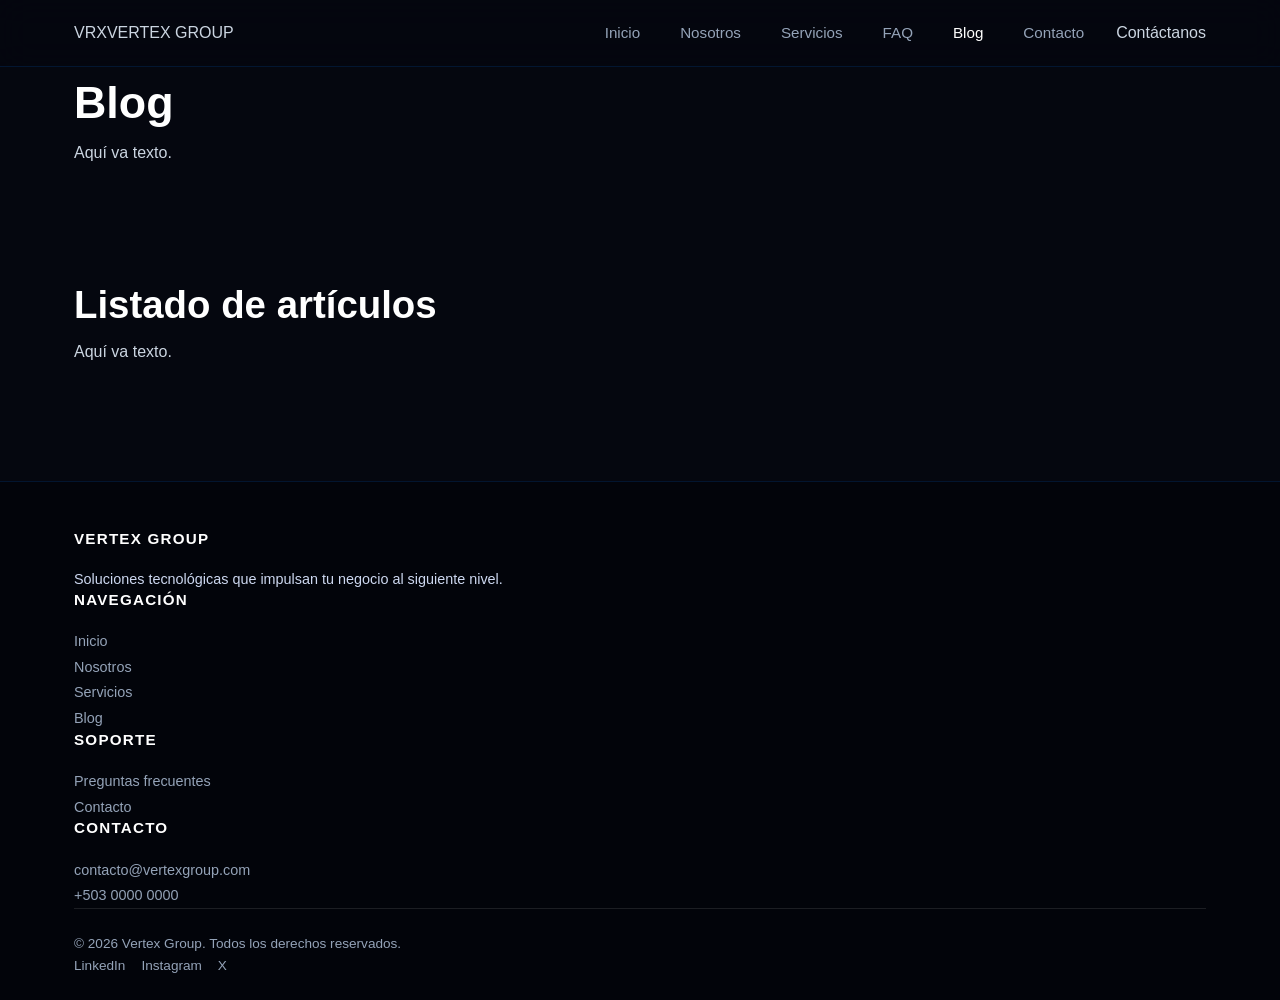
<file: pages/blog.html>
<!DOCTYPE html>
<html lang="es">
<head>
  <meta charset="UTF-8">
  <meta name="viewport" content="width=device-width, initial-scale=1.0">
  <title>Blog | Vertex Group</title>
  <meta name="description" content="Artículos y novedades de Vertex Group sobre tecnología, diseño e innovación.">

  <link rel="icon" href="../img/logo/favicon.png" type="image/png">
  <link rel="preconnect" href="https://fonts.googleapis.com">
  <link rel="preconnect" href="https://fonts.gstatic.com" crossorigin>
  <link href="https://fonts.googleapis.com/css2?family=Sora:wght@400;600;700&family=Inter:wght@400;500&family=JetBrains+Mono:wght@400;500&display=swap" rel="stylesheet">
  <link rel="stylesheet" href="../css/styles.css">
</head>
<body>

  <a href="#contenido-principal" class="saltar-enlace">Saltar al contenido principal</a>

  <!-- ================= ENCABEZADO ================= -->
  <header class="encabezado">
    <div class="contenedor barra-nav">
      <a href="../index.html" class="logo" aria-label="Vertex Group, ir al inicio">
        <span class="logo__marca">VRX</span>
        <span class="logo__grupo">VERTEX GROUP</span>
      </a>

      <button class="nav-toggle" aria-label="Abrir menú de navegación" aria-expanded="false">
        <span></span><span></span><span></span>
      </button>

      <nav class="nav-principal" aria-label="Navegación principal">
        <a href="../index.html">Inicio</a>
        <a href="nosotros.html">Nosotros</a>
        <a href="servicios.html">Servicios</a>
        <a href="faq.html">FAQ</a>
        <a href="blog.html" aria-current="page">Blog</a>
        <a href="contacto.html">Contacto</a>
      </nav>

      <div class="nav-acciones">
        <a href="contacto.html" class="boton boton--primario">Contáctanos</a>
      </div>
    </div>
  </header>

  <main id="contenido-principal">
    <section class="seccion" style="padding-bottom: 0;">
      <div class="contenedor">
        <div class="seccion__cabecera" style="max-width: 720px;">
          <h1 style="font-size: clamp(2rem, 4vw, 2.8rem); margin-bottom: 0.75rem;">Blog</h1>
          <p>Aquí va texto.</p>
        </div>
      </div>
    </section>

    <!-- ================= LISTADO DE ARTÍCULOS ================= -->
    <section class="seccion">
      <div class="contenedor">
        <div class="seccion__cabecera">
          <h2>Listado de artículos</h2>
          <p>Aquí va texto.</p>
        </div>
      </div>
    </section>

  </main>

  <!-- ================= FOOTER INSTITUCIONAL ================= -->
  <footer class="pie">
    <div class="contenedor">
      <div class="pie__rejilla">
        <div>
          <h4>VERTEX GROUP</h4>
          <p style="color:#CDD8F0; font-size:0.9rem;">Soluciones tecnológicas que impulsan tu negocio al siguiente nivel.</p>
        </div>
        <div>
          <h4>Navegación</h4>
          <ul>
            <li><a href="../index.html">Inicio</a></li>
            <li><a href="nosotros.html">Nosotros</a></li>
            <li><a href="servicios.html">Servicios</a></li>
            <li><a href="blog.html">Blog</a></li>
          </ul>
        </div>
        <div>
          <h4>Soporte</h4>
          <ul>
            <li><a href="faq.html">Preguntas frecuentes</a></li>
            <li><a href="contacto.html">Contacto</a></li>
          </ul>
        </div>
        <div>
          <h4>Contacto</h4>
          <ul>
            <li><a href="mailto:contacto@vertexgroup.com">contacto@vertexgroup.com</a></li>
            <li><a href="tel:+50300000000">+503 0000 0000</a></li>
          </ul>
        </div>
      </div>

      <div class="pie__inferior">
        <p>&copy; 2026 Vertex Group. Todos los derechos reservados.</p>
        <nav class="pie__redes" aria-label="Redes sociales">
          <a href="#" aria-label="Vertex Group en LinkedIn">LinkedIn</a>
          <a href="#" aria-label="Vertex Group en Instagram">Instagram</a>
          <a href="#" aria-label="Vertex Group en X">X</a>
        </nav>
      </div>
    </div>
  </footer>

  <script src="../js/main.js"></script>
</body>
</html>
</file>
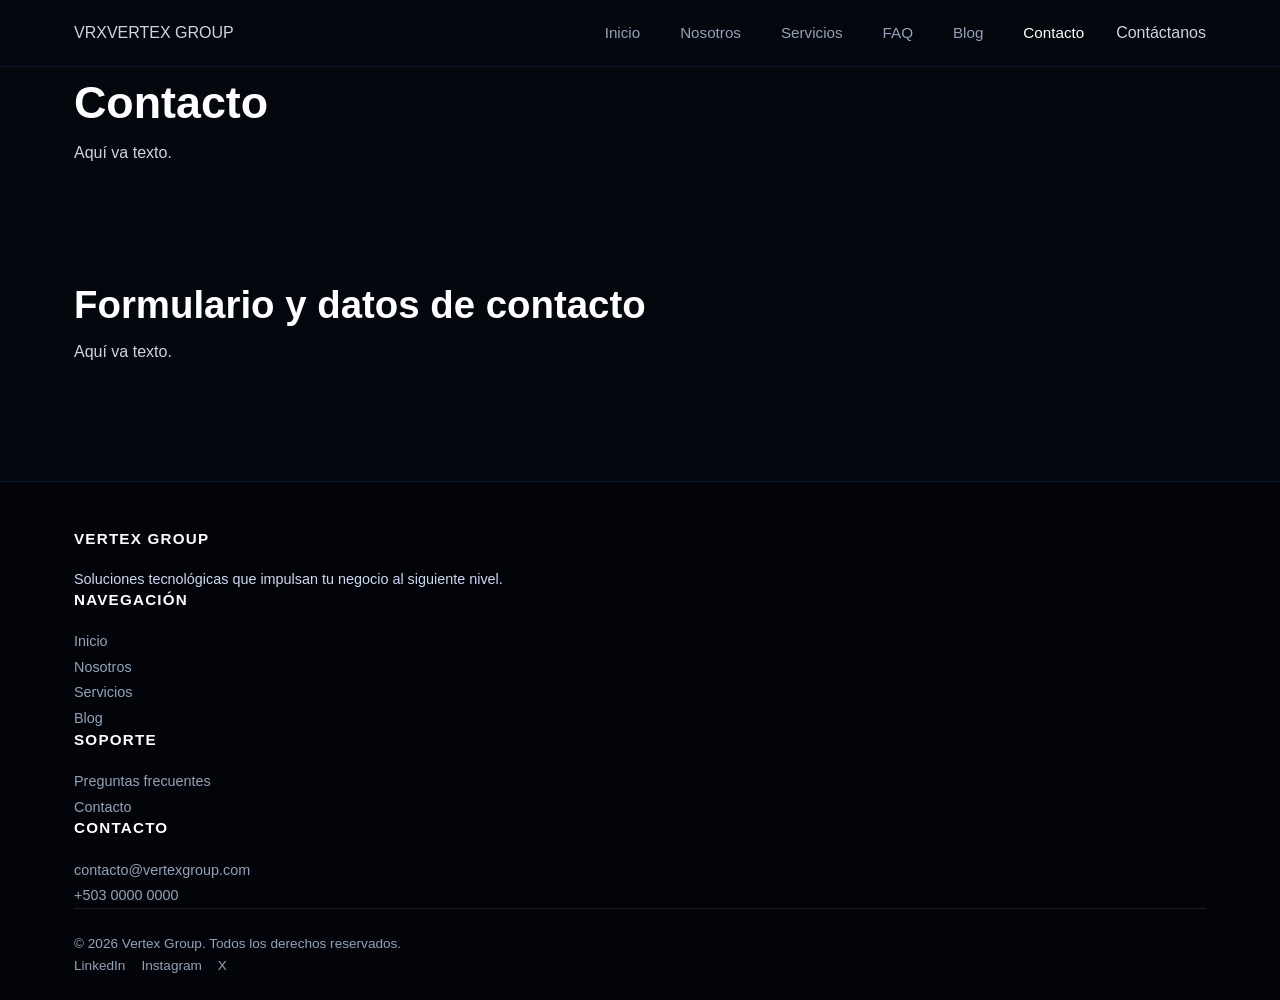
<file: pages/contacto.html>
<!DOCTYPE html>
<html lang="es">
<head>
  <meta charset="UTF-8">
  <meta name="viewport" content="width=device-width, initial-scale=1.0">
  <title>Contacto | Vertex Group</title>
  <meta name="description" content="Ponte en contacto con el equipo de Vertex Group para iniciar tu próximo proyecto.">

  <link rel="icon" href="../img/logo/favicon.png" type="image/png">
  <link rel="preconnect" href="https://fonts.googleapis.com">
  <link rel="preconnect" href="https://fonts.gstatic.com" crossorigin>
  <link href="https://fonts.googleapis.com/css2?family=Sora:wght@400;600;700&family=Inter:wght@400;500&family=JetBrains+Mono:wght@400;500&display=swap" rel="stylesheet">
  <link rel="stylesheet" href="../css/styles.css">
</head>
<body>

  <a href="#contenido-principal" class="saltar-enlace">Saltar al contenido principal</a>

  <!-- ================= ENCABEZADO ================= -->
  <header class="encabezado">
    <div class="contenedor barra-nav">
      <a href="../index.html" class="logo" aria-label="Vertex Group, ir al inicio">
        <span class="logo__marca">VRX</span>
        <span class="logo__grupo">VERTEX GROUP</span>
      </a>

      <button class="nav-toggle" aria-label="Abrir menú de navegación" aria-expanded="false">
        <span></span><span></span><span></span>
      </button>

      <nav class="nav-principal" aria-label="Navegación principal">
        <a href="../index.html">Inicio</a>
        <a href="nosotros.html">Nosotros</a>
        <a href="servicios.html">Servicios</a>
        <a href="faq.html">FAQ</a>
        <a href="blog.html">Blog</a>
        <a href="contacto.html" aria-current="page">Contacto</a>
      </nav>

      <div class="nav-acciones">
        <a href="contacto.html" class="boton boton--primario">Contáctanos</a>
      </div>
    </div>
  </header>

  <main id="contenido-principal">
    <section class="seccion" style="padding-bottom: 0;">
      <div class="contenedor">
        <div class="seccion__cabecera" style="max-width: 720px;">
          <h1 style="font-size: clamp(2rem, 4vw, 2.8rem); margin-bottom: 0.75rem;">Contacto</h1>
          <p>Aquí va texto.</p>
        </div>
      </div>
    </section>

    <!-- ================= FORMULARIO Y DATOS DE CONTACTO ================= -->
    <section class="seccion">
      <div class="contenedor">
        <div class="seccion__cabecera">
          <h2>Formulario y datos de contacto</h2>
          <p>Aquí va texto.</p>
        </div>
      </div>
    </section>

  </main>

  <!-- ================= FOOTER INSTITUCIONAL ================= -->
  <footer class="pie">
    <div class="contenedor">
      <div class="pie__rejilla">
        <div>
          <h4>VERTEX GROUP</h4>
          <p style="color:#CDD8F0; font-size:0.9rem;">Soluciones tecnológicas que impulsan tu negocio al siguiente nivel.</p>
        </div>
        <div>
          <h4>Navegación</h4>
          <ul>
            <li><a href="../index.html">Inicio</a></li>
            <li><a href="nosotros.html">Nosotros</a></li>
            <li><a href="servicios.html">Servicios</a></li>
            <li><a href="blog.html">Blog</a></li>
          </ul>
        </div>
        <div>
          <h4>Soporte</h4>
          <ul>
            <li><a href="faq.html">Preguntas frecuentes</a></li>
            <li><a href="contacto.html">Contacto</a></li>
          </ul>
        </div>
        <div>
          <h4>Contacto</h4>
          <ul>
            <li><a href="mailto:contacto@vertexgroup.com">contacto@vertexgroup.com</a></li>
            <li><a href="tel:+50300000000">+503 0000 0000</a></li>
          </ul>
        </div>
      </div>

      <div class="pie__inferior">
        <p>&copy; 2026 Vertex Group. Todos los derechos reservados.</p>
        <nav class="pie__redes" aria-label="Redes sociales">
          <a href="#" aria-label="Vertex Group en LinkedIn">LinkedIn</a>
          <a href="#" aria-label="Vertex Group en Instagram">Instagram</a>
          <a href="#" aria-label="Vertex Group en X">X</a>
        </nav>
      </div>
    </div>
  </footer>

  <script src="../js/main.js"></script>
</body>
</html>
</file>
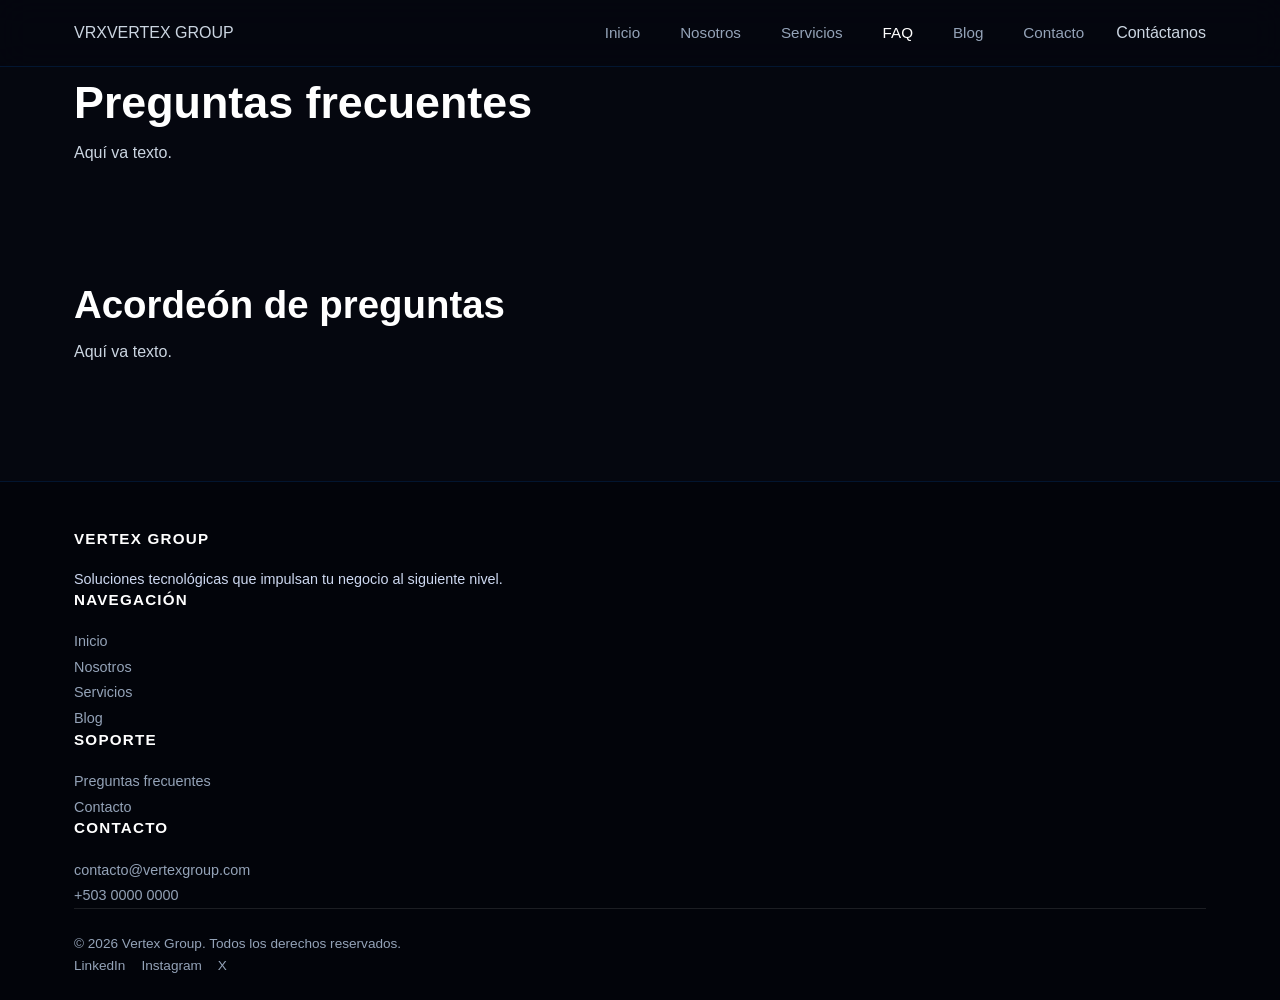
<file: pages/faq.html>
<!DOCTYPE html>
<html lang="es">
<head>
  <meta charset="UTF-8">
  <meta name="viewport" content="width=device-width, initial-scale=1.0">
  <title>Preguntas Frecuentes | Vertex Group</title>
  <meta name="description" content="Resuelve tus dudas sobre los servicios y procesos de trabajo de Vertex Group.">

  <link rel="icon" href="../img/logo/favicon.png" type="image/png">
  <link rel="preconnect" href="https://fonts.googleapis.com">
  <link rel="preconnect" href="https://fonts.gstatic.com" crossorigin>
  <link href="https://fonts.googleapis.com/css2?family=Sora:wght@400;600;700&family=Inter:wght@400;500&family=JetBrains+Mono:wght@400;500&display=swap" rel="stylesheet">
  <link rel="stylesheet" href="../css/styles.css">
</head>
<body>

  <a href="#contenido-principal" class="saltar-enlace">Saltar al contenido principal</a>

  <!-- ================= ENCABEZADO ================= -->
  <header class="encabezado">
    <div class="contenedor barra-nav">
      <a href="../index.html" class="logo" aria-label="Vertex Group, ir al inicio">
        <span class="logo__marca">VRX</span>
        <span class="logo__grupo">VERTEX GROUP</span>
      </a>

      <button class="nav-toggle" aria-label="Abrir menú de navegación" aria-expanded="false">
        <span></span><span></span><span></span>
      </button>

      <nav class="nav-principal" aria-label="Navegación principal">
        <a href="../index.html">Inicio</a>
        <a href="nosotros.html">Nosotros</a>
        <a href="servicios.html">Servicios</a>
        <a href="faq.html" aria-current="page">FAQ</a>
        <a href="blog.html">Blog</a>
        <a href="contacto.html">Contacto</a>
      </nav>

      <div class="nav-acciones">
        <a href="contacto.html" class="boton boton--primario">Contáctanos</a>
      </div>
    </div>
  </header>

  <main id="contenido-principal">
    <section class="seccion" style="padding-bottom: 0;">
      <div class="contenedor">
        <div class="seccion__cabecera" style="max-width: 720px;">
          <h1 style="font-size: clamp(2rem, 4vw, 2.8rem); margin-bottom: 0.75rem;">Preguntas frecuentes</h1>
          <p>Aquí va texto.</p>
        </div>
      </div>
    </section>

    <!-- ================= ACORDEÓN DE PREGUNTAS ================= -->
    <section class="seccion">
      <div class="contenedor">
        <div class="seccion__cabecera">
          <h2>Acordeón de preguntas</h2>
          <p>Aquí va texto.</p>
        </div>
      </div>
    </section>

  </main>

  <!-- ================= FOOTER INSTITUCIONAL ================= -->
  <footer class="pie">
    <div class="contenedor">
      <div class="pie__rejilla">
        <div>
          <h4>VERTEX GROUP</h4>
          <p style="color:#CDD8F0; font-size:0.9rem;">Soluciones tecnológicas que impulsan tu negocio al siguiente nivel.</p>
        </div>
        <div>
          <h4>Navegación</h4>
          <ul>
            <li><a href="../index.html">Inicio</a></li>
            <li><a href="nosotros.html">Nosotros</a></li>
            <li><a href="servicios.html">Servicios</a></li>
            <li><a href="blog.html">Blog</a></li>
          </ul>
        </div>
        <div>
          <h4>Soporte</h4>
          <ul>
            <li><a href="faq.html">Preguntas frecuentes</a></li>
            <li><a href="contacto.html">Contacto</a></li>
          </ul>
        </div>
        <div>
          <h4>Contacto</h4>
          <ul>
            <li><a href="mailto:contacto@vertexgroup.com">contacto@vertexgroup.com</a></li>
            <li><a href="tel:+50300000000">+503 0000 0000</a></li>
          </ul>
        </div>
      </div>

      <div class="pie__inferior">
        <p>&copy; 2026 Vertex Group. Todos los derechos reservados.</p>
        <nav class="pie__redes" aria-label="Redes sociales">
          <a href="#" aria-label="Vertex Group en LinkedIn">LinkedIn</a>
          <a href="#" aria-label="Vertex Group en Instagram">Instagram</a>
          <a href="#" aria-label="Vertex Group en X">X</a>
        </nav>
      </div>
    </div>
  </footer>

  <script src="../js/main.js"></script>
</body>
</html>
</file>
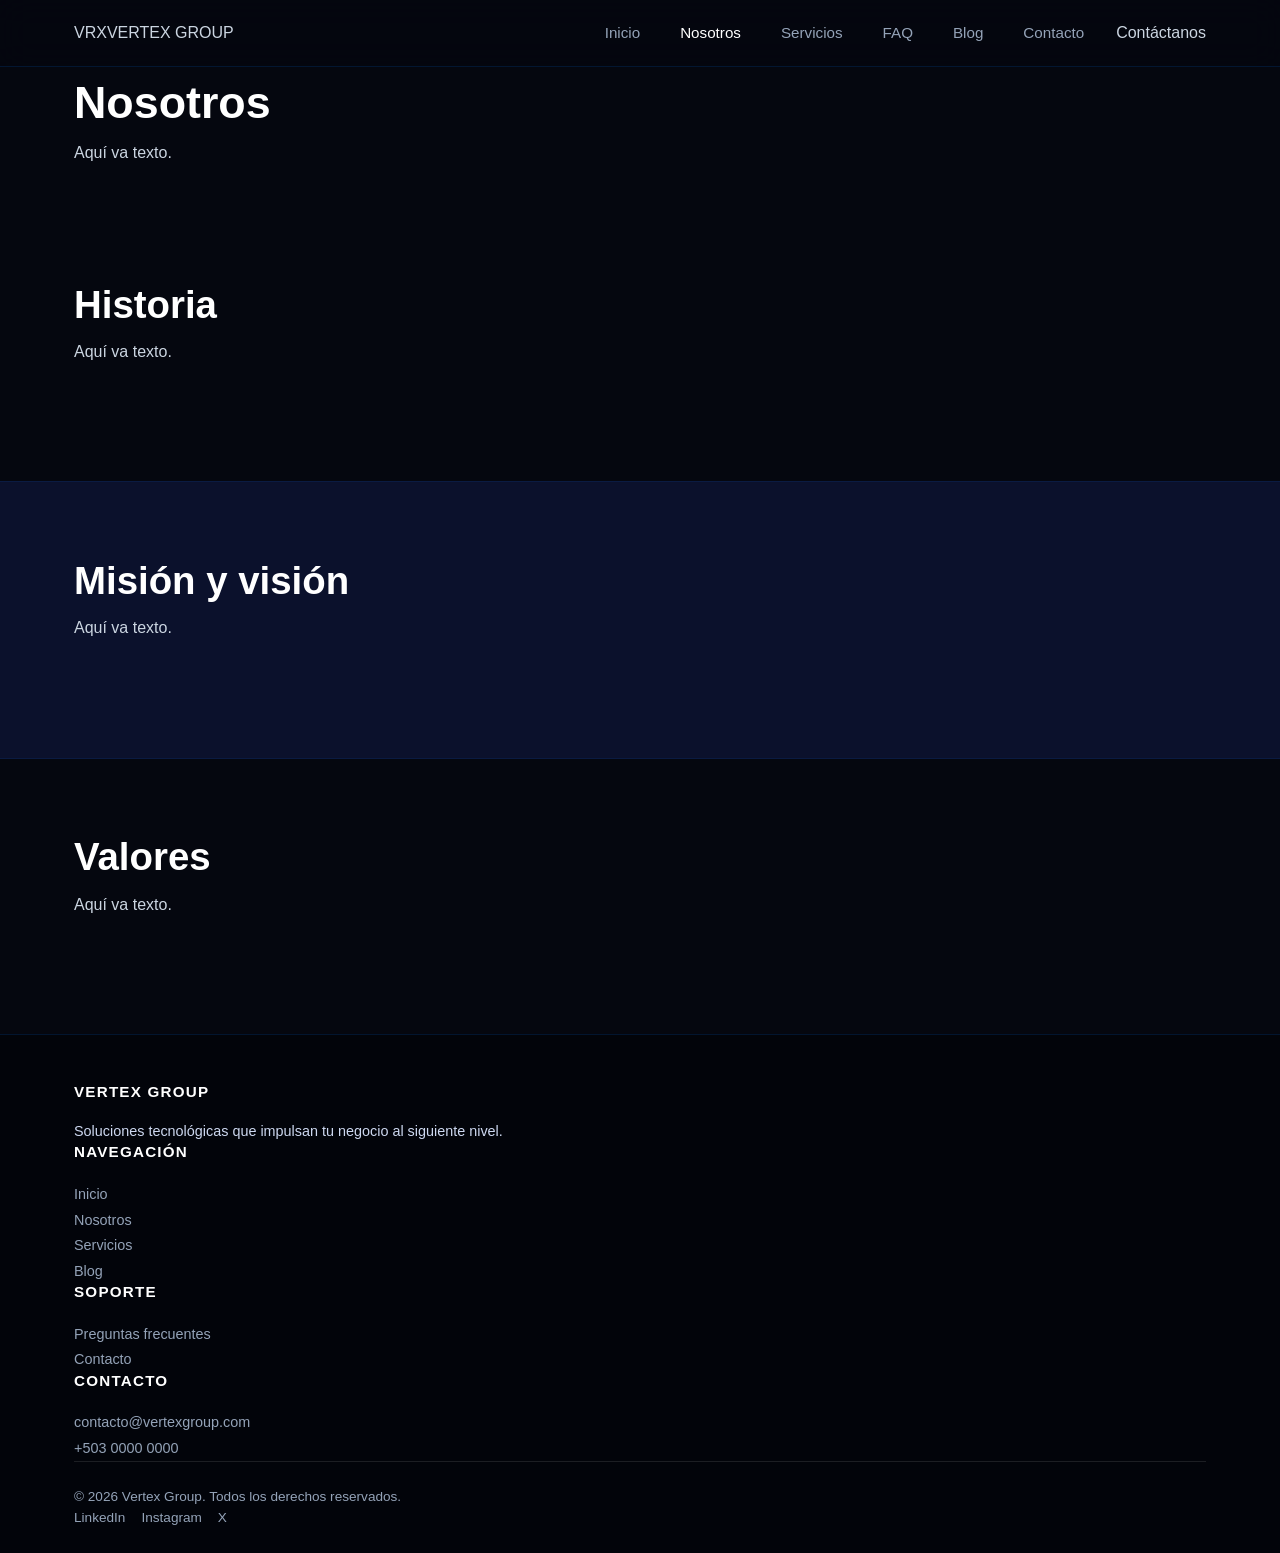
<file: pages/nosotros.html>
<!DOCTYPE html>
<html lang="es">
<head>
  <meta charset="UTF-8">
  <meta name="viewport" content="width=device-width, initial-scale=1.0">
  <title>Nosotros | Vertex Group</title>
  <meta name="description" content="Conoce la historia, misión, visión y valores de Vertex Group.">

  <link rel="icon" href="../img/logo/favicon.png" type="image/png">
  <link rel="preconnect" href="https://fonts.googleapis.com">
  <link rel="preconnect" href="https://fonts.gstatic.com" crossorigin>
  <link href="https://fonts.googleapis.com/css2?family=Sora:wght@400;600;700&family=Inter:wght@400;500&family=JetBrains+Mono:wght@400;500&display=swap" rel="stylesheet">
  <link rel="stylesheet" href="../css/styles.css">
</head>
<body>

  <a href="#contenido-principal" class="saltar-enlace">Saltar al contenido principal</a>

  <!-- ================= ENCABEZADO ================= -->
  <header class="encabezado">
    <div class="contenedor barra-nav">
      <a href="../index.html" class="logo" aria-label="Vertex Group, ir al inicio">
        <span class="logo__marca">VRX</span>
        <span class="logo__grupo">VERTEX GROUP</span>
      </a>

      <button class="nav-toggle" aria-label="Abrir menú de navegación" aria-expanded="false">
        <span></span><span></span><span></span>
      </button>

      <nav class="nav-principal" aria-label="Navegación principal">
        <a href="../index.html">Inicio</a>
        <a href="nosotros.html" aria-current="page">Nosotros</a>
        <a href="servicios.html">Servicios</a>
        <a href="faq.html">FAQ</a>
        <a href="blog.html">Blog</a>
        <a href="contacto.html">Contacto</a>
      </nav>

      <div class="nav-acciones">
        <a href="contacto.html" class="boton boton--primario">Contáctanos</a>
      </div>
    </div>
  </header>

  <main id="contenido-principal">
    <section class="seccion" style="padding-bottom: 0;">
      <div class="contenedor">
        <div class="seccion__cabecera" style="max-width: 720px;">
          <h1 style="font-size: clamp(2rem, 4vw, 2.8rem); margin-bottom: 0.75rem;">Nosotros</h1>
          <p>Aquí va texto.</p>
        </div>
      </div>
    </section>

    <!-- ================= HISTORIA ================= -->
    <section class="seccion" id="historia">
      <div class="contenedor">
        <div class="seccion__cabecera">
          <h2>Historia</h2>
          <p>Aquí va texto.</p>
        </div>
      </div>
    </section>

    <!-- ================= MISIÓN Y VISIÓN ================= -->
    <section class="seccion seccion--alterna" id="mision-vision">
      <div class="contenedor">
        <div class="seccion__cabecera">
          <h2>Misión y visión</h2>
          <p>Aquí va texto.</p>
        </div>
      </div>
    </section>

    <!-- ================= VALORES ================= -->
    <section class="seccion" id="valores">
      <div class="contenedor">
        <div class="seccion__cabecera">
          <h2>Valores</h2>
          <p>Aquí va texto.</p>
        </div>
      </div>
    </section>

  </main>

  <!-- ================= FOOTER INSTITUCIONAL ================= -->
  <footer class="pie">
    <div class="contenedor">
      <div class="pie__rejilla">
        <div>
          <h4>VERTEX GROUP</h4>
          <p style="color:#CDD8F0; font-size:0.9rem;">Soluciones tecnológicas que impulsan tu negocio al siguiente nivel.</p>
        </div>
        <div>
          <h4>Navegación</h4>
          <ul>
            <li><a href="../index.html">Inicio</a></li>
            <li><a href="nosotros.html">Nosotros</a></li>
            <li><a href="servicios.html">Servicios</a></li>
            <li><a href="blog.html">Blog</a></li>
          </ul>
        </div>
        <div>
          <h4>Soporte</h4>
          <ul>
            <li><a href="faq.html">Preguntas frecuentes</a></li>
            <li><a href="contacto.html">Contacto</a></li>
          </ul>
        </div>
        <div>
          <h4>Contacto</h4>
          <ul>
            <li><a href="mailto:contacto@vertexgroup.com">contacto@vertexgroup.com</a></li>
            <li><a href="tel:+50300000000">+503 0000 0000</a></li>
          </ul>
        </div>
      </div>

      <div class="pie__inferior">
        <p>&copy; 2026 Vertex Group. Todos los derechos reservados.</p>
        <nav class="pie__redes" aria-label="Redes sociales">
          <a href="#" aria-label="Vertex Group en LinkedIn">LinkedIn</a>
          <a href="#" aria-label="Vertex Group en Instagram">Instagram</a>
          <a href="#" aria-label="Vertex Group en X">X</a>
        </nav>
      </div>
    </div>
  </footer>

  <script src="../js/main.js"></script>
</body>
</html>
</file>
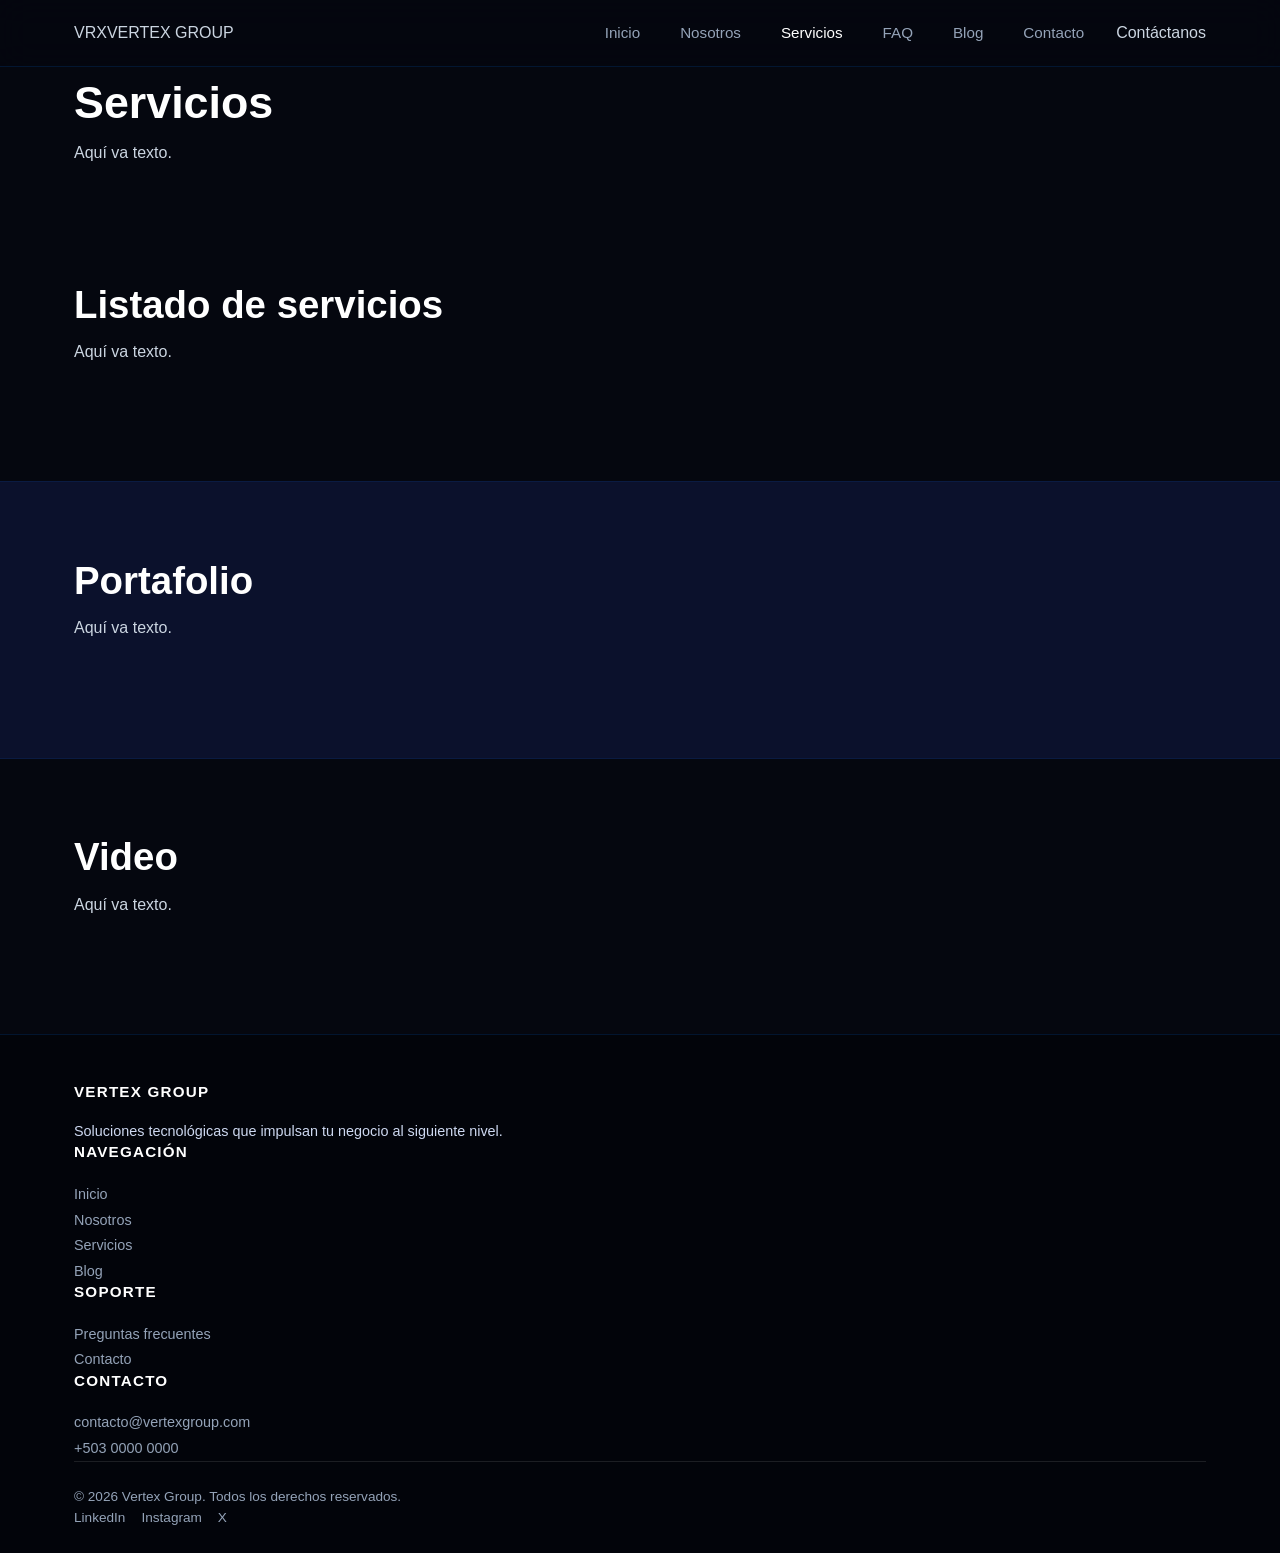
<file: pages/servicios.html>
<!DOCTYPE html>
<html lang="es">
<head>
  <meta charset="UTF-8">
  <meta name="viewport" content="width=device-width, initial-scale=1.0">
  <title>Servicios | Vertex Group</title>
  <meta name="description" content="Conoce los servicios de consultoría digital, desarrollo de software y diseño de marca de Vertex Group.">

  <link rel="icon" href="../img/logo/favicon.png" type="image/png">
  <link rel="preconnect" href="https://fonts.googleapis.com">
  <link rel="preconnect" href="https://fonts.gstatic.com" crossorigin>
  <link href="https://fonts.googleapis.com/css2?family=Sora:wght@400;600;700&family=Inter:wght@400;500&family=JetBrains+Mono:wght@400;500&display=swap" rel="stylesheet">
  <link rel="stylesheet" href="../css/styles.css">
</head>
<body>

  <a href="#contenido-principal" class="saltar-enlace">Saltar al contenido principal</a>

  <!-- ================= ENCABEZADO ================= -->
  <header class="encabezado">
    <div class="contenedor barra-nav">
      <a href="../index.html" class="logo" aria-label="Vertex Group, ir al inicio">
        <span class="logo__marca">VRX</span>
        <span class="logo__grupo">VERTEX GROUP</span>
      </a>

      <button class="nav-toggle" aria-label="Abrir menú de navegación" aria-expanded="false">
        <span></span><span></span><span></span>
      </button>

      <nav class="nav-principal" aria-label="Navegación principal">
        <a href="../index.html">Inicio</a>
        <a href="nosotros.html">Nosotros</a>
        <a href="servicios.html" aria-current="page">Servicios</a>
        <a href="faq.html">FAQ</a>
        <a href="blog.html">Blog</a>
        <a href="contacto.html">Contacto</a>
      </nav>

      <div class="nav-acciones">
        <a href="contacto.html" class="boton boton--primario">Contáctanos</a>
      </div>
    </div>
  </header>

  <main id="contenido-principal">
    <section class="seccion" style="padding-bottom: 0;">
      <div class="contenedor">
        <div class="seccion__cabecera" style="max-width: 720px;">
          <h1 style="font-size: clamp(2rem, 4vw, 2.8rem); margin-bottom: 0.75rem;">Servicios</h1>
          <p>Aquí va texto.</p>
        </div>
      </div>
    </section>

    <!-- ================= LISTADO DE SERVICIOS ================= -->
    <section class="seccion" id="listado-servicios">
      <div class="contenedor">
        <div class="seccion__cabecera">
          <h2>Listado de servicios</h2>
          <p>Aquí va texto.</p>
        </div>
      </div>
    </section>

    <!-- ================= PORTAFOLIO ================= -->
    <section class="seccion seccion--alterna" id="portafolio">
      <div class="contenedor">
        <div class="seccion__cabecera">
          <h2>Portafolio</h2>
          <p>Aquí va texto.</p>
        </div>
      </div>
    </section>

    <!-- ================= VIDEO ================= -->
    <section class="seccion" id="video">
      <div class="contenedor">
        <div class="seccion__cabecera">
          <h2>Video</h2>
          <p>Aquí va texto.</p>
        </div>
      </div>
    </section>

  </main>

  <!-- ================= FOOTER INSTITUCIONAL ================= -->
  <footer class="pie">
    <div class="contenedor">
      <div class="pie__rejilla">
        <div>
          <h4>VERTEX GROUP</h4>
          <p style="color:#CDD8F0; font-size:0.9rem;">Soluciones tecnológicas que impulsan tu negocio al siguiente nivel.</p>
        </div>
        <div>
          <h4>Navegación</h4>
          <ul>
            <li><a href="../index.html">Inicio</a></li>
            <li><a href="nosotros.html">Nosotros</a></li>
            <li><a href="servicios.html">Servicios</a></li>
            <li><a href="blog.html">Blog</a></li>
          </ul>
        </div>
        <div>
          <h4>Soporte</h4>
          <ul>
            <li><a href="faq.html">Preguntas frecuentes</a></li>
            <li><a href="contacto.html">Contacto</a></li>
          </ul>
        </div>
        <div>
          <h4>Contacto</h4>
          <ul>
            <li><a href="mailto:contacto@vertexgroup.com">contacto@vertexgroup.com</a></li>
            <li><a href="tel:+50300000000">+503 0000 0000</a></li>
          </ul>
        </div>
      </div>

      <div class="pie__inferior">
        <p>&copy; 2026 Vertex Group. Todos los derechos reservados.</p>
        <nav class="pie__redes" aria-label="Redes sociales">
          <a href="#" aria-label="Vertex Group en LinkedIn">LinkedIn</a>
          <a href="#" aria-label="Vertex Group en Instagram">Instagram</a>
          <a href="#" aria-label="Vertex Group en X">X</a>
        </nav>
      </div>
    </div>
  </footer>

  <script src="../js/main.js"></script>
</body>
</html>
</file>
<file: css/tipografia.css>
/* ============================================================
   VERTEX GROUP — Tipografía Institucional (Bootstrap 5)
   ============================================================ */

@import url('https://fonts.googleapis.com/css2?family=Montserrat:wght@600;700&family=Open+Sans:wght@400&display=swap');

:root {
  /* Sobrescribimos la fuente base de Bootstrap (Open Sans) */
  --bs-font-sans-serif: 'Open Sans', sans-serif;
  --bs-body-font-family: var(--bs-font-sans-serif);
  --bs-body-font-weight: 400;
}

/* Montserrat Bold para Títulos */
h1, h2, h3, h4, h5, h6, .fw-bold, .font-heading {
  font-family: 'Montserrat', sans-serif;
  font-weight: 700; 
}

/* Montserrat SemiBold para Subtítulos y Menú */
.fw-semibold, .subtitle, .nav-link {
  font-family: 'Montserrat', sans-serif;
  font-weight: 600; 
}

/* Open Sans Regular para el cuerpo del texto */
body, p, span, input, button, .form-control {
  font-family: 'Open Sans', sans-serif;
  font-weight: 400; 
}
</file>
<file: css/styles.css>
/* ============================================================
   VERTEX GROUP — Hoja de estilos institucional (Optimizada)
   Sprint III · Integrante 2: Migración a Bootstrap
   ============================================================ */

/* ---------- 1. Variables institucionales ---------- */
:root {
  /* Paleta — Manual de Marca, sección 4.5 (modo oscuro) */
  --azul-principal: #007BFF;
  --morado: #8A2BE2;
  --azul-oscuro: #001F5B;
  --gris: #E0E0E0;
  --negro: #05070f;
  --blanco: #FFFFFF;
  --texto-gris: #94a3b8;
  --texto-claro: #cbd5e1;

  /* Superficies */
  --superficie-1: #05070f;
  --superficie-2: #0b112c;
  --superficie-3: #02040a;

  --gradiente-marca: linear-gradient(135deg, var(--azul-principal), var(--morado));

  /* Tipografía */
  --fuente-titulos: 'Montserrat', sans-serif;
  --fuente-texto: 'Open Sans', sans-serif;
  --fuente-mono: 'JetBrains Mono', monospace;

  /* Espaciado */
  --espacio-seccion: clamp(3rem, 6vw, 6rem);
  --ancho-maximo: 1180px;
}

/* ---------- 2. Reset y Base ---------- */
* {
  margin: 0;
  padding: 0;
  box-sizing: border-box;
}

html { scroll-behavior: smooth; }

body {
  font-family: var(--fuente-texto);
  color: var(--texto-claro);
  background-color: var(--superficie-1);
  line-height: 1.6;
  -webkit-font-smoothing: antialiased;
  overflow-x: hidden;
}

img { max-width: 100%; display: block; }
a { text-decoration: none; color: inherit; }
ul { list-style: none; }

h1, h2, h3, h4 {
  font-family: var(--fuente-titulos);
  line-height: 1.15;
  font-weight: 600;
  color: var(--blanco);
}

.contenedor {
  width: 100%;
  max-width: var(--ancho-maximo);
  margin-inline: auto;
  padding-inline: 1.5rem;
}

.saltar-enlace {
  position: absolute; left: -999px; top: 0;
  background: var(--azul-principal); color: var(--blanco);
  padding: 0.75rem 1rem; z-index: 100;
}
.saltar-enlace:focus { left: 1rem; top: 1rem; }

a:focus-visible, button:focus-visible, input:focus-visible, textarea:focus-visible {
  outline: 3px solid var(--azul-principal); outline-offset: 2px;
}

/* ---------- 3. Encabezado / Navegación ---------- */
.encabezado {
  position: fixed; top: 0; left: 0; width: 100%; z-index: 1000;
  background: rgba(5, 7, 15, 0.85);
  backdrop-filter: blur(16px); -webkit-backdrop-filter: blur(16px);
  border-bottom: 1px solid rgba(0, 123, 255, 0.15);
}

.barra-nav {
  display: flex; align-items: center; justify-content: space-between;
  padding-block: 1.25rem;
}

/* Estilos del Logo */
.logo { 
  display: flex; 
  align-items: center; 
  flex-shrink: 0; 
  margin-right: auto; 
}

.logo-img {
  height: 45px;
  width: auto;
  transition: transform 0.3s ease;
  filter: drop-shadow(0 0 5px rgba(138, 43, 226, 0.4));
}

.logo:hover .logo-img {
  transform: scale(1.05);
}

/* Navegación Base (Escritorio) */
.nav-principal { 
  display: flex; 
  gap: 2.5rem; 
  font-family: var(--fuente-texto); 
  font-size: 0.95rem; 
  font-weight: 500; 
  margin-left: auto; 
  margin-right: 2rem; 
}

.nav-principal a { color: var(--texto-gris); transition: color 0.2s ease; }
.nav-principal a:hover, .nav-principal a[aria-current="page"] { color: var(--blanco); }

.nav-acciones { 
  display: flex; 
  align-items: center; 
  gap: 1rem; 
}

/* Botón Hamburguesa */
.nav-toggle { 
  display: none; 
  flex-direction: column; 
  gap: 5px; 
  background: none; 
  border: none; 
  cursor: pointer; 
  padding: 0.4rem; 
  z-index: 1001;
}

.nav-toggle span { 
  width: 24px; 
  height: 2px; 
  background: var(--blanco); 
  transition: 0.3s;
}

/* ---------- 4. Botones ---------- */
.btn.boton--primario {
  background: var(--gradiente-marca); border: none; color: var(--blanco);
  box-shadow: 0 4px 20px rgba(0, 123, 255, 0.25);
}
.btn.boton--primario:hover {
  transform: translateY(-2px); box-shadow: 0 8px 30px rgba(138, 43, 226, 0.45); color: var(--blanco);
}

.btn.boton--secundario {
  background: transparent; color: var(--blanco); border: 1.5px solid rgba(0, 123, 255, 0.5);
}
.btn.boton--secundario:hover {
  background: rgba(0, 123, 255, 0.1); border-color: var(--azul-principal); color: var(--blanco);
}

/* ---------- 5. Hero (Home) ---------- */
.hero {
  min-height: 90vh; display: flex; align-items: center;
  padding-top: 140px; padding-bottom: 60px;
  background:
    radial-gradient(circle at 80% 30%, rgba(138, 43, 226, 0.15) 0%, transparent 50%),
    radial-gradient(circle at 20% 70%, rgba(0, 123, 255, 0.12) 0%, transparent 50%),
    var(--superficie-1);
}

.hero__imagen { border-radius: 12px; box-shadow: 0 8px 40px rgba(0, 123, 255, 0.25); }
.hero__titulo { font-size: clamp(2rem, 4vw, 3.5rem); margin-bottom: 1.25rem; }
.hero__texto { font-size: clamp(1rem, 1.6vw, 1.15rem); color: var(--texto-gris); margin-bottom: 2rem; }
.hero__acciones { display: flex; gap: 1rem; flex-wrap: wrap; }

/* ---------- 6. Secciones Genéricas ---------- */
.seccion { padding-block: var(--espacio-seccion); }
.seccion--alterna { background-color: var(--superficie-2); border-top: 1px solid rgba(0, 123, 255, 0.1); border-bottom: 1px solid rgba(0, 123, 255, 0.1); }
.seccion__cabecera { max-width: 640px; margin-bottom: 2.5rem; }
.seccion__cabecera h2 { font-size: clamp(1.7rem, 3vw, 2.4rem); margin-bottom: 0.75rem; }

/* ---------- 7. Tarjetas ---------- */
.tarjeta {
  background: var(--superficie-2); border: 1px solid rgba(0, 123, 255, 0.15);
  border-radius: 12px; padding: 1.75rem;
  transition: box-shadow 0.2s ease, transform 0.2s ease, border-color 0.2s ease;
}
.tarjeta:hover { box-shadow: 0 12px 30px rgba(138, 43, 226, 0.25); border-color: var(--morado); transform: translateY(-3px); }
.tarjeta h3 { font-size: 1.15rem; margin-bottom: 0.5rem; color: var(--blanco); }

/* ---------- 8. Footer ---------- */
.pie { background-color: var(--superficie-3); color: var(--blanco); border-top: 1px solid rgba(0, 123, 255, 0.15); padding-block: 3rem 1.5rem; }
.pie__rejilla h4 { font-family: var(--fuente-titulos); font-size: 0.95rem; letter-spacing: 0.08em; text-transform: uppercase; margin-bottom: 1.25rem; color: var(--blanco); }
.pie__rejilla ul { padding: 0; margin: 0; list-style: none; }
.pie__rejilla a { color: var(--texto-gris); font-size: 0.9rem; text-decoration: none; transition: color 0.3s; }
.pie__rejilla a:hover { color: var(--blanco); }
.pie__inferior { border-top: 1px solid rgba(255, 255, 255, 0.1); padding-top: 1.5rem; font-size: 0.85rem; color: var(--texto-gris); }
.pie__redes { display: flex; gap: 1rem; }
.pie__redes a { color: var(--texto-gris); text-decoration: none; transition: color 0.3s; }
.pie__redes a:hover { color: var(--azul-principal); }

/* ---------- 9. Acordeón de Bootstrap (Modo Oscuro) ---------- */
.accordion-item { background-color: var(--superficie-2); border: 1px solid rgba(0, 123, 255, 0.2) !important; border-radius: 12px !important; margin-bottom: 1rem; overflow: hidden; }
.accordion-button { background-color: var(--superficie-2); color: var(--blanco) !important; font-weight: 600; font-family: var(--fuente-titulos); padding: 1.25rem 1.5rem; box-shadow: none !important; }
.accordion-button:not(.collapsed) { background-color: var(--superficie-2); color: var(--azul-principal) !important; }
.accordion-button::after { filter: invert(1); }
.accordion-body { background-color: var(--superficie-2); color: var(--texto-gris); padding: 1rem 1.5rem 1.5rem 1.5rem; font-size: 0.95rem; line-height: 1.7; }

/* ---------- 10. Formularios ---------- */
.form-control, .form-select {
  background-color: var(--superficie-2); border: 1.5px solid rgba(0, 123, 255, 0.25); color: var(--blanco);
}
.form-control:focus, .form-select:focus {
  background-color: var(--superficie-2); border-color: var(--azul-principal); color: var(--blanco); box-shadow: 0 0 0 3px rgba(0, 123, 255, 0.15);
}
.form-control::placeholder { color: var(--texto-gris); opacity: 0.7; }
.form-label { font-family: var(--fuente-titulos); font-size: 0.95rem; font-weight: 600; color: var(--blanco); }

/* ---------- 11. Blog y Artículos ---------- */
.entrada-blog { background: var(--superficie-2); border: 1px solid rgba(0, 123, 255, 0.15); border-radius: 12px; overflow: hidden; transition: transform 0.3s ease, border-color 0.3s ease, box-shadow 0.3s ease; }
.entrada-blog:hover { transform: translateY(-5px); border-color: var(--morado); box-shadow: 0 12px 30px rgba(138, 43, 226, 0.25); }
.articulo-blog { max-width: 780px; margin: 0 auto; }
.articulo-blog__imagen { width: 100%; height: auto; border-radius: 12px; box-shadow: 0 8px 40px rgba(0, 123, 255, 0.25); margin-bottom: 2rem; }
.articulo-blog blockquote { padding: 1.5rem 2rem; background: var(--superficie-2); border-left: 4px solid var(--azul-principal); border-radius: 8px; margin: 2rem 0; }

/* ============================================================
   12. Responsive (Menú Móvil Corregido)
   ============================================================ */
@media (max-width: 860px) {
  
  /* Ocultamos el menú base de Bootstrap y le damos nuestra animación */
  .nav-principal {
    position: fixed !important; 
    top: 76px;
    left: 0; 
    width: 100%; 
    background: var(--superficie-2);
    flex-direction: column; 
    padding: 1.5rem; 
    gap: 1.25rem;
    border-bottom: 1px solid rgba(0, 123, 255, 0.2);
    
    /* Estado inicial: oculto */
    transform: translateY(-150%);
    opacity: 0;
    pointer-events: none;
    transition: transform 0.3s ease-in-out, opacity 0.3s ease-in-out;
    z-index: 999; 
  }

  /* Cuando el JS quita el 'd-none' y pone 'abierto', se muestra */
  .nav-principal.abierto { 
    display: flex !important;
    transform: translateY(0); 
    opacity: 1;
    pointer-events: auto;
  }

  .nav-toggle { 
    display: flex; 
  }
}

@media (prefers-reduced-motion: reduce) {
  * { transition: none !important; scroll-behavior: auto !important; }
}
</file>
